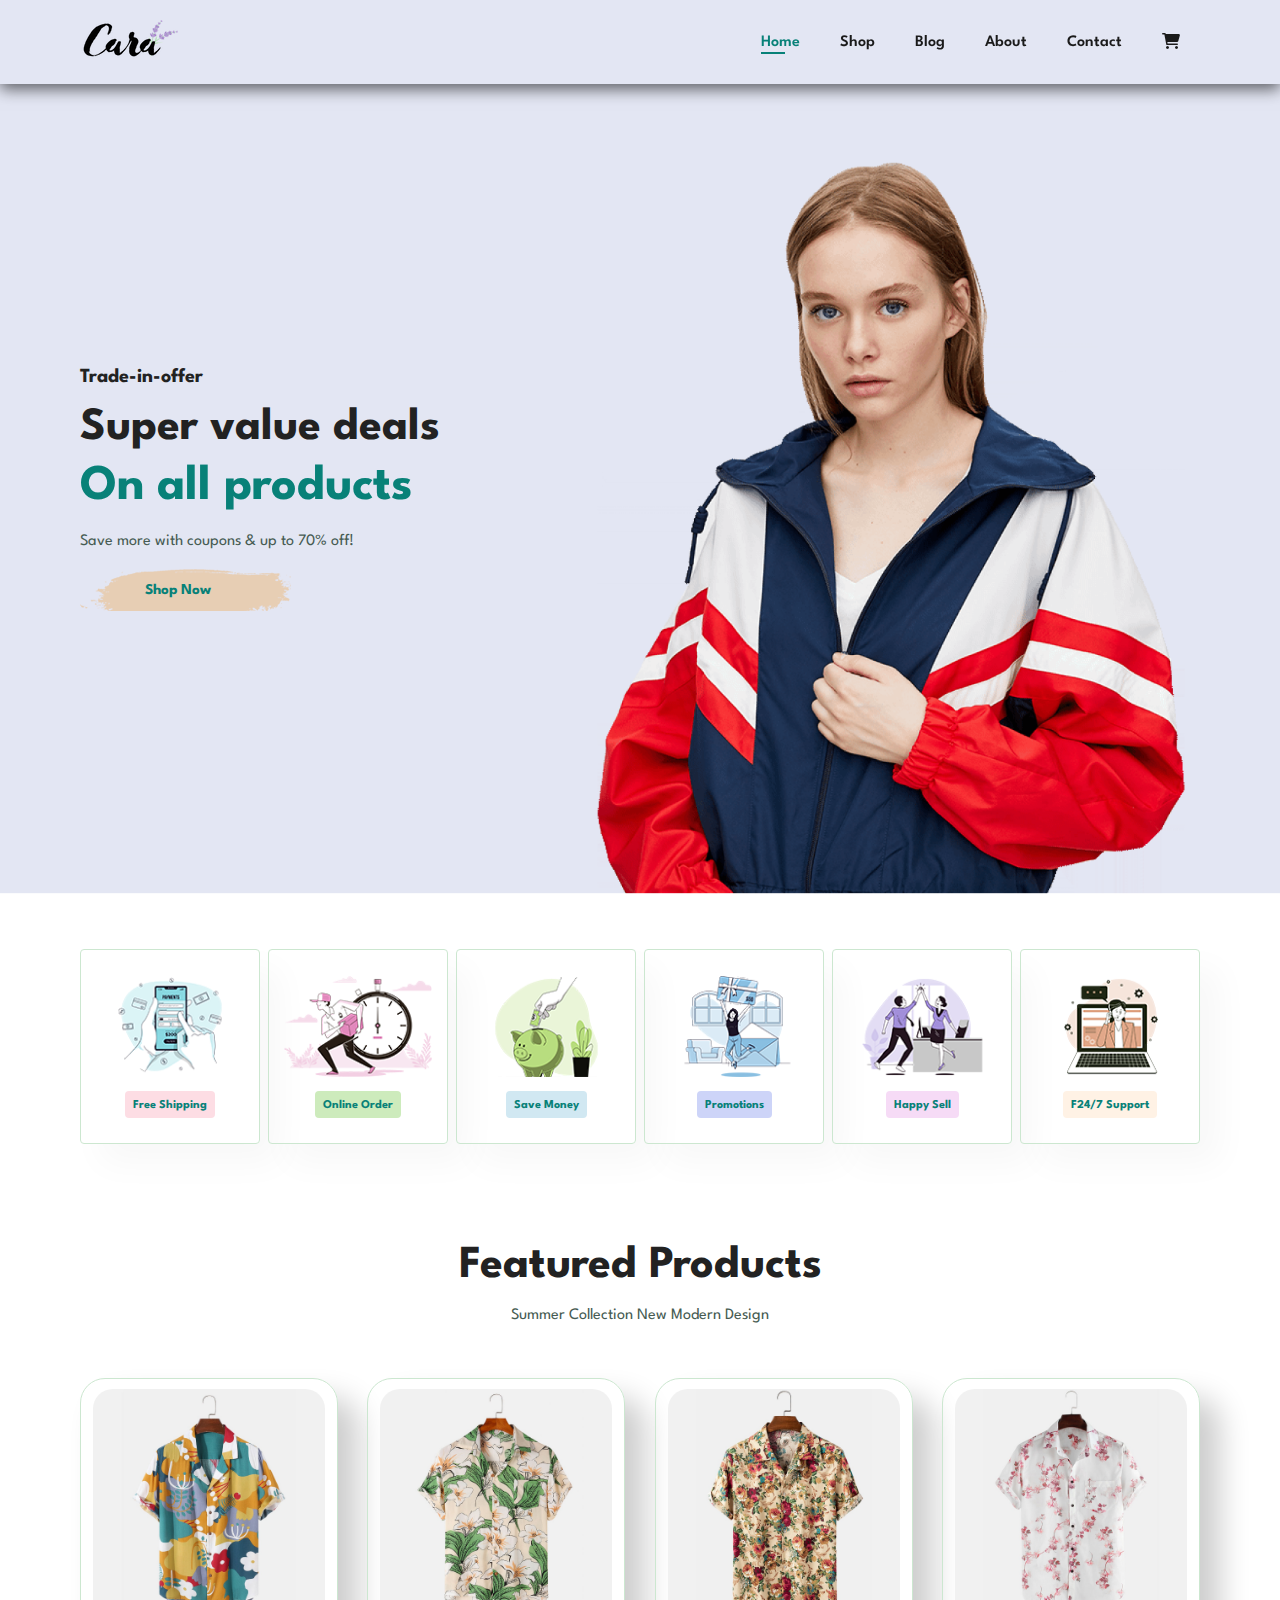
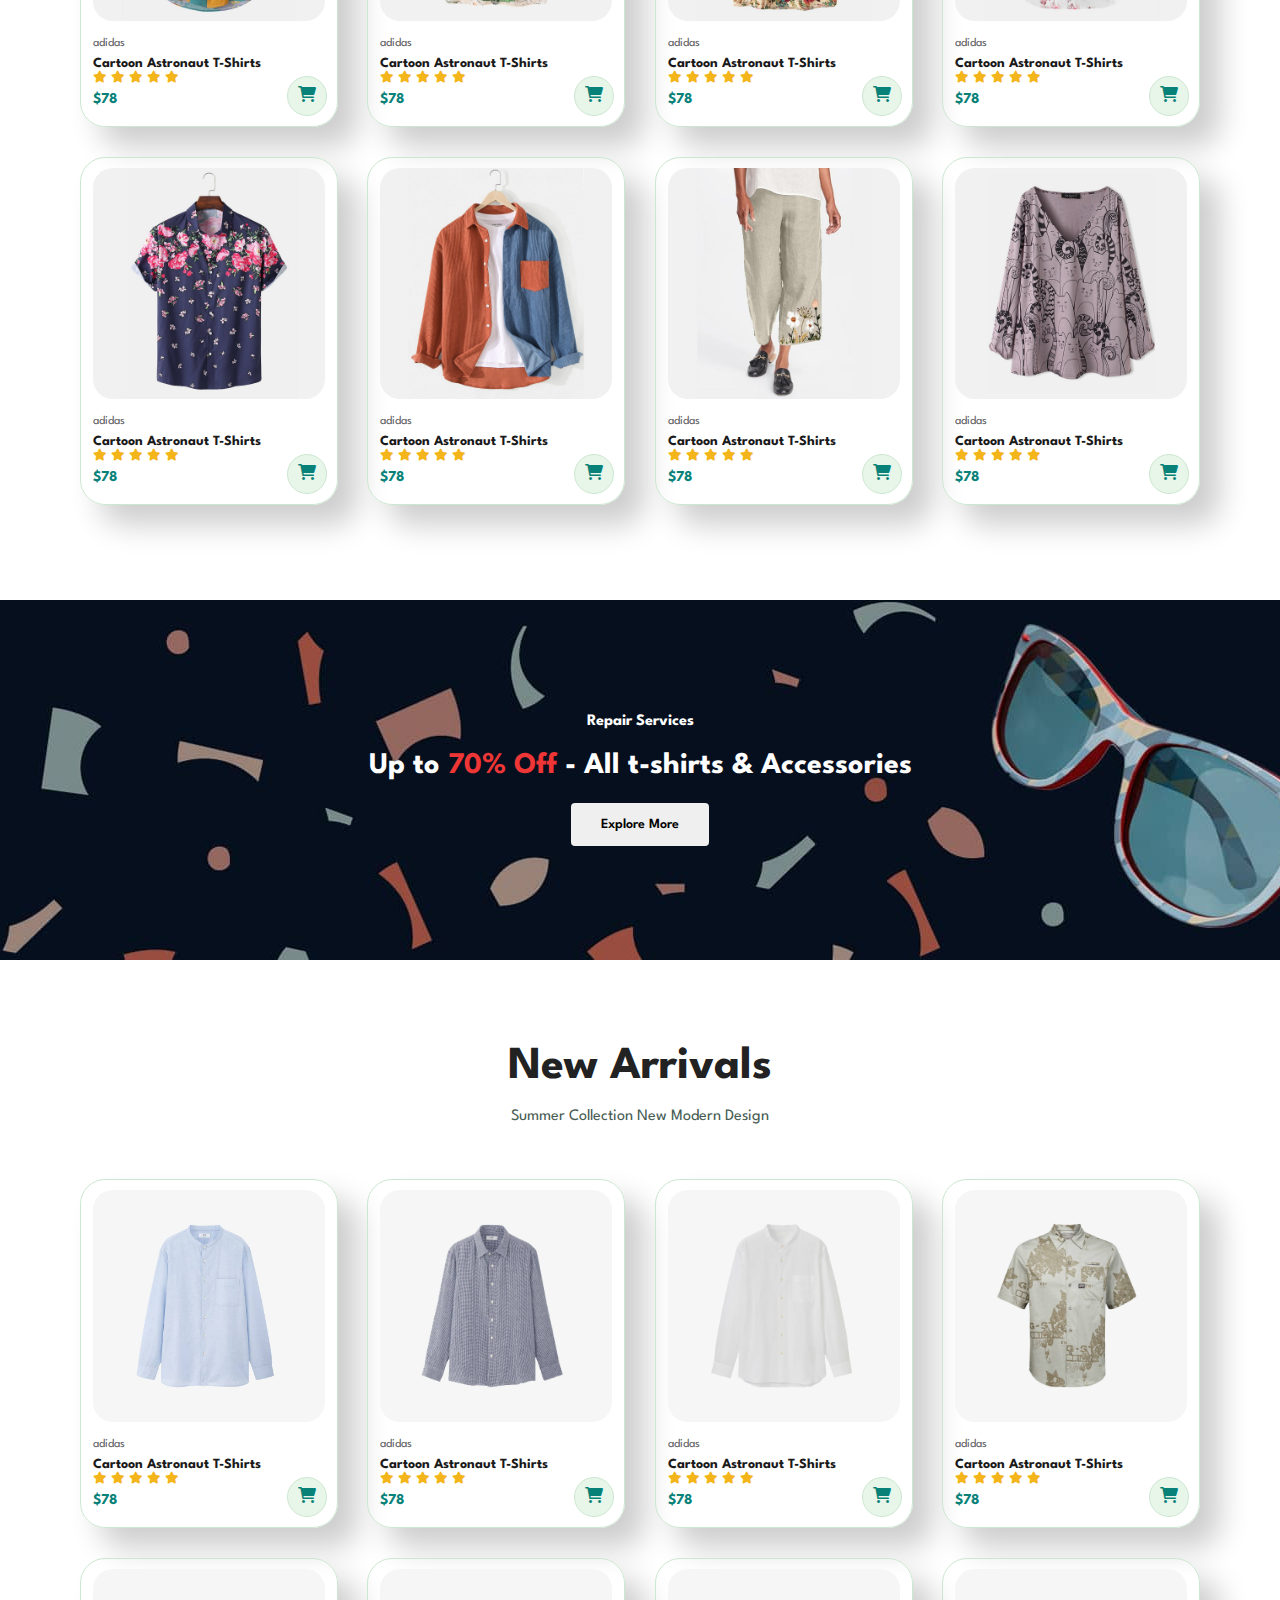
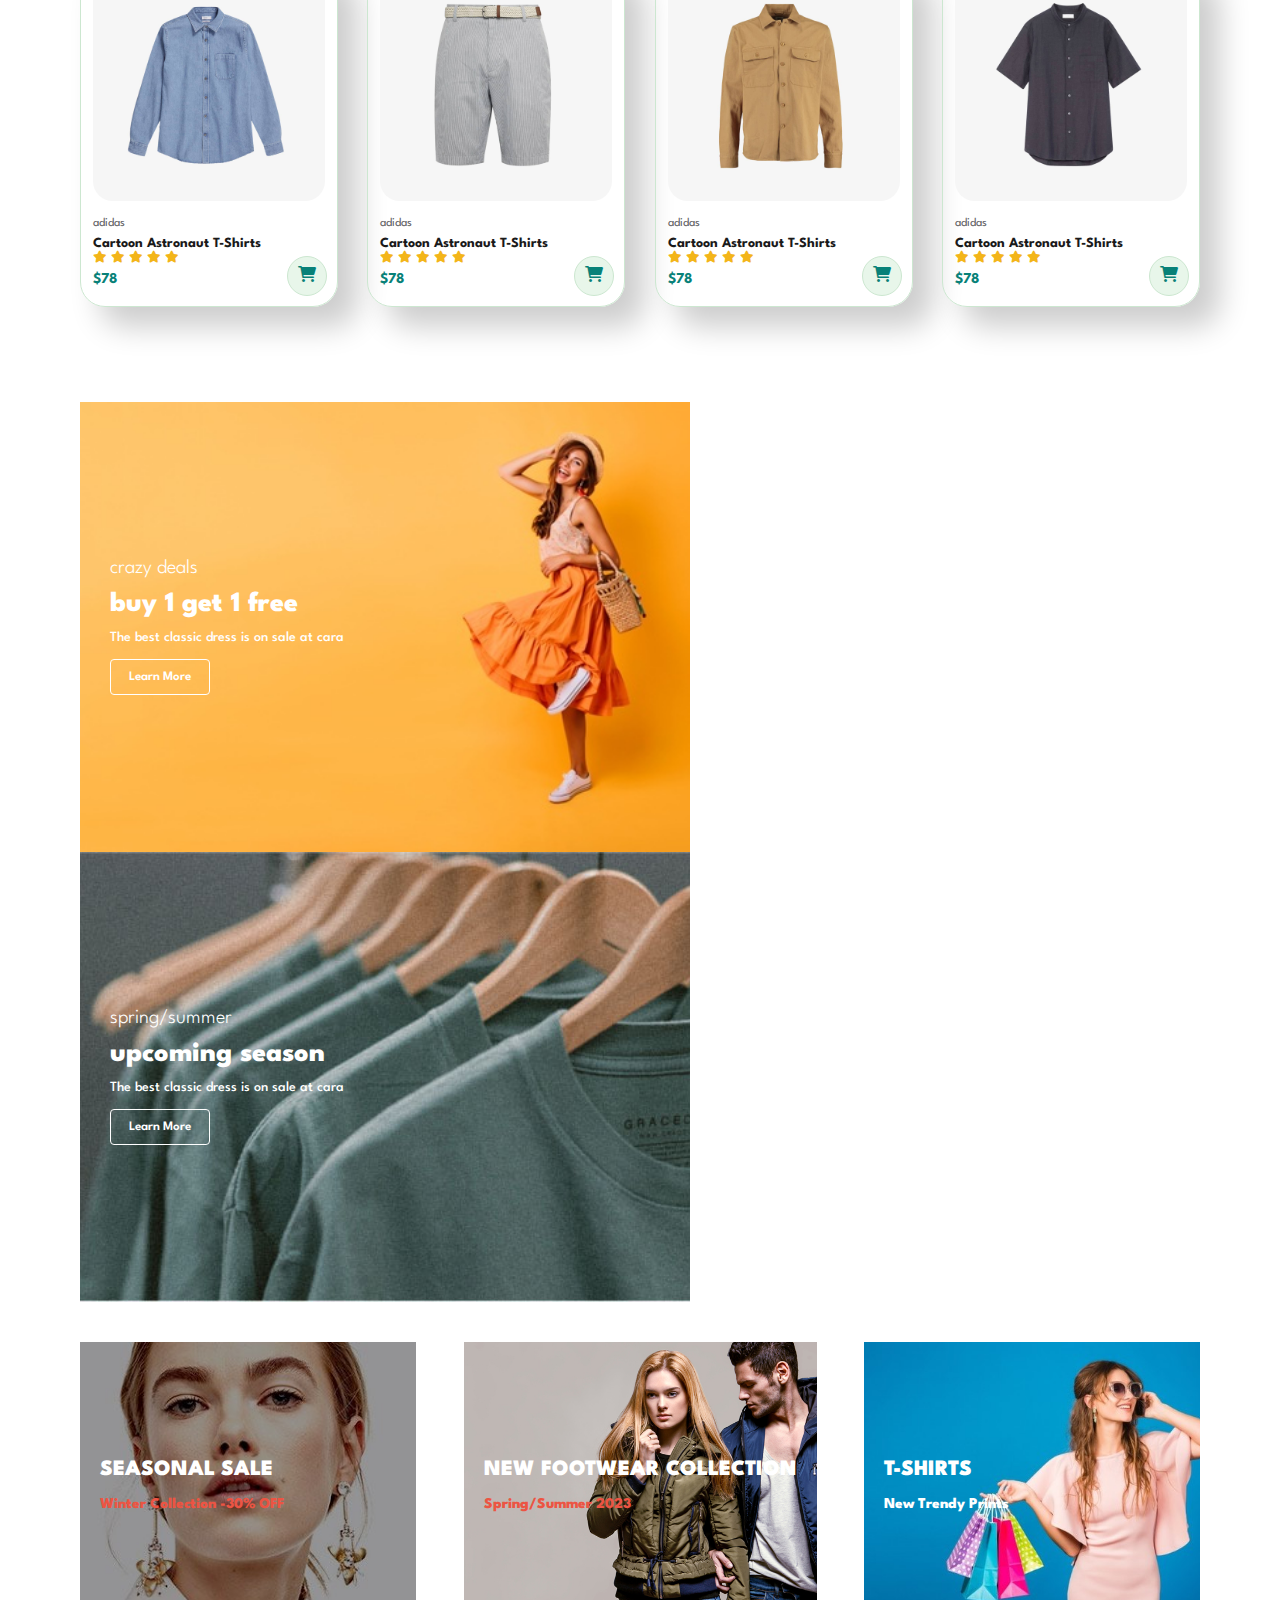
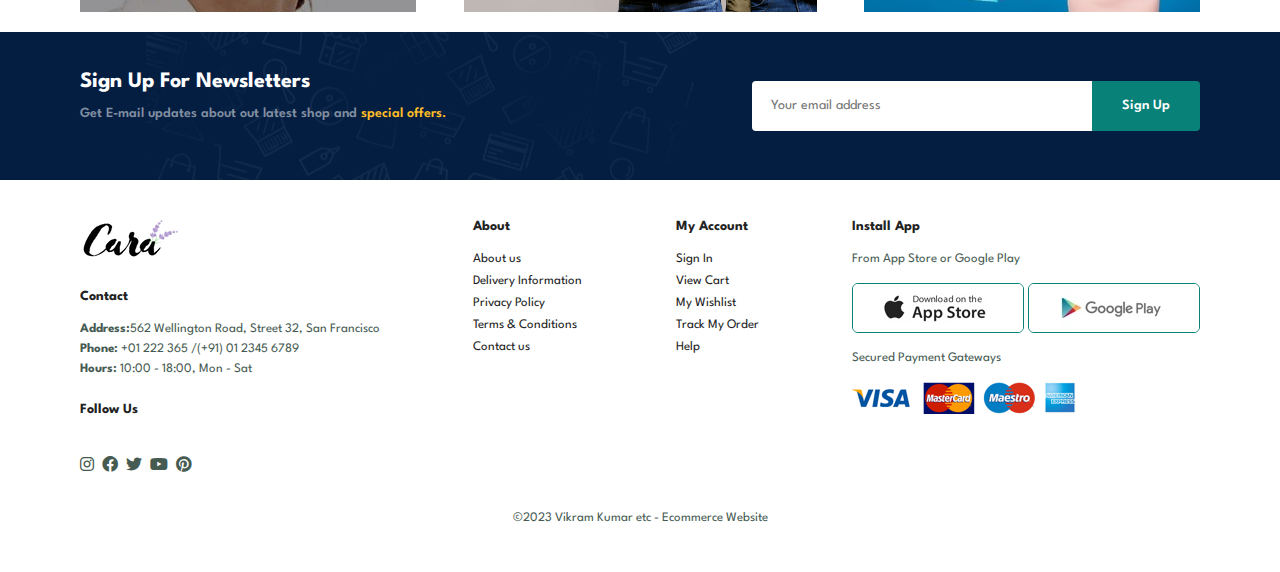
<file: index.html>
<!DOCTYPE html>
<html lang="en">
  <head>
    <meta charset="UTF-8" />
    <meta name="viewport" content="width=device-width, initial-scale=1.0" />
    <title>Document</title>
    <link rel="stylesheet" href="style.css" />
    <link
      rel="stylesheet"
      href="https://cdnjs.cloudflare.com/ajax/libs/font-awesome/6.5.1/css/all.min.css"
    />
    <link
      rel="stylesheet"
      href="https://use.fontawesome.com/releases/v5.0.7/css/all.css"
    />
    <link
      rel="stylesheet"
      href="https://cdnjs.cloudflare.com/ajax/libs/font-awesome/6.0.0/css/all.min.css"
    />
  </head>
  <body>
    <section id="header">
      <a href="#"><img src="img/logo.png" alt="logo" class="logo" /></a>

      <div>
        <ul id="navbar">
          <li><a class="active" href="index.html">Home</a></li>
          <li><a href="shop.html">Shop</a></li>
          <li><a href="blog.html">Blog</a></li>
          <li><a href="about.html">About</a></li>
          <li><a href="contact.html">Contact</a></li>
          <li>
            <a id="lg-bag" href="cart.html"
              ><i class="fa-solid fa-cart-shopping"></i
            ></a>
          </li>
          <a href="#" id="close"><i class="fa-solid fa-xmark"></i></a>
        </ul>
      </div>
      <div id="mobile">
        <a href="cart.html"><i class="fa-solid fa-cart-shopping"></i></a>
        <i id="bar" class="fa-solid fa-bars"></i>
      </div>
    </section>

    <section id="hero">
      <h4>Trade-in-offer</h4>
      <h2>Super value deals</h2>
      <h1>On all products</h1>
      <p>Save more with coupons & up to 70% off!</p>
      <button>Shop Now</button>
    </section>

    <section id="feature" class="section-p1">
      <div class="fe-box">
        <img src="img/features/f1.png" alt="" />
        <h6>Free Shipping</h6>
      </div>
      <div class="fe-box">
        <img src="img/features/f2.png" alt="" />
        <h6>Online Order</h6>
      </div>
      <div class="fe-box">
        <img src="img/features/f3.png" alt="" />
        <h6>Save Money</h6>
      </div>
      <div class="fe-box">
        <img src="img/features/f4.png" alt="" />
        <h6>Promotions</h6>
      </div>
      <div class="fe-box">
        <img src="img/features/f5.png" alt="" />
        <h6>Happy Sell</h6>
      </div>
      <div class="fe-box">
        <img src="img/features/f6.png" alt="" />
        <h6>F24/7 Support</h6>
      </div>
    </section>

    <section id="product1" class="section-p1">
      <h2>Featured Products</h2>
      <p>Summer Collection New Modern Design</p>
      <div class="pro-container">
        <div class="pro" onclick="window.location.href='sproduct.html'">
          <img src="img/products/f1.jpg" alt="" />
          <div class="des">
            <span>adidas</span>
            <h5>Cartoon Astronaut T-Shirts</h5>
            <div class="star">
              <i class="fas fa-star"></i>
              <i class="fas fa-star"></i>
              <i class="fas fa-star"></i>
              <i class="fas fa-star"></i>
              <i class="fas fa-star"></i>
            </div>
            <h4>$78</h4>
          </div>
          <a href="#" class="cart"
            ><i class="fa-solid fa-cart-shopping"></i>
          </a>
        </div>
        <div class="pro" onclick="window.location.href='sproduct.html'">
          <img src="img/products/f2.jpg" alt="" />
          <div class="des">
            <span>adidas</span>
            <h5>Cartoon Astronaut T-Shirts</h5>
            <div class="star">
              <i class="fas fa-star"></i>
              <i class="fas fa-star"></i>
              <i class="fas fa-star"></i>
              <i class="fas fa-star"></i>
              <i class="fas fa-star"></i>
            </div>
            <h4>$78</h4>
          </div>
          <a href="#" class="cart"><i class="fa-solid fa-cart-shopping"></i></a>
        </div>
        <div class="pro" onclick="window.location.href='sproduct.html'">
          <img src="img/products/f3.jpg" alt="" />
          <div class="des">
            <span>adidas</span>
            <h5>Cartoon Astronaut T-Shirts</h5>
            <div class="star">
              <i class="fas fa-star"></i>
              <i class="fas fa-star"></i>
              <i class="fas fa-star"></i>
              <i class="fas fa-star"></i>
              <i class="fas fa-star"></i>
            </div>
            <h4>$78</h4>
          </div>
          <a href="#" class="cart"><i class="fa-solid fa-cart-shopping"></i></a>
        </div>
        <div class="pro" onclick="window.location.href='sproduct.html'">
          <img src="img/products/f4.jpg" alt="" />
          <div class="des">
            <span>adidas</span>
            <h5>Cartoon Astronaut T-Shirts</h5>
            <div class="star">
              <i class="fas fa-star"></i>
              <i class="fas fa-star"></i>
              <i class="fas fa-star"></i>
              <i class="fas fa-star"></i>
              <i class="fas fa-star"></i>
            </div>
            <h4>$78</h4>
          </div>
          <a href="#" class="cart"><i class="fa-solid fa-cart-shopping"></i></a>
        </div>
        <div class="pro" onclick="window.location.href='sproduct.html'">
          <img src="img/products/f5.jpg" alt="" />
          <div class="des">
            <span>adidas</span>
            <h5>Cartoon Astronaut T-Shirts</h5>
            <div class="star">
              <i class="fas fa-star"></i>
              <i class="fas fa-star"></i>
              <i class="fas fa-star"></i>
              <i class="fas fa-star"></i>
              <i class="fas fa-star"></i>
            </div>
            <h4>$78</h4>
          </div>
          <a href="#" class="cart"><i class="fa-solid fa-cart-shopping"></i></a>
        </div>
        <div class="pro" onclick="window.location.href='sproduct.html'">
          <img src="img/products/f6.jpg" alt="" />
          <div class="des">
            <span>adidas</span>
            <h5>Cartoon Astronaut T-Shirts</h5>
            <div class="star">
              <i class="fas fa-star"></i>
              <i class="fas fa-star"></i>
              <i class="fas fa-star"></i>
              <i class="fas fa-star"></i>
              <i class="fas fa-star"></i>
            </div>
            <h4>$78</h4>
          </div>
          <a href="#" class="cart"><i class="fa-solid fa-cart-shopping"></i></a>
        </div>
        <div class="pro" onclick="window.location.href='sproduct.html'">
          <img src="img/products/f7.jpg" alt="" />
          <div class="des">
            <span>adidas</span>
            <h5>Cartoon Astronaut T-Shirts</h5>
            <div class="star">
              <i class="fas fa-star"></i>
              <i class="fas fa-star"></i>
              <i class="fas fa-star"></i>
              <i class="fas fa-star"></i>
              <i class="fas fa-star"></i>
            </div>
            <h4>$78</h4>
          </div>
          <a href="#" class="cart"><i class="fa-solid fa-cart-shopping"></i></a>
        </div>
        <div class="pro" onclick="window.location.href='sproduct.html'">
          <img src="img/products/f8.jpg" alt="" />
          <div class="des">
            <span>adidas</span>
            <h5>Cartoon Astronaut T-Shirts</h5>
            <div class="star">
              <i class="fas fa-star"></i>
              <i class="fas fa-star"></i>
              <i class="fas fa-star"></i>
              <i class="fas fa-star"></i>
              <i class="fas fa-star"></i>
            </div>
            <h4>$78</h4>
          </div>
          <a href="#" class="cart"><i class="fa-solid fa-cart-shopping"></i></a>
        </div>
      </div>
    </section>

    <section id="banner" class="section-m1">
      <h4>Repair Services</h4>
      <h2>Up to <span>70% Off</span> - All t-shirts & Accessories</h2>
      <button class="normal">Explore More</button>
    </section>

    <section id="product1" class="section-p1">
      <h2>New Arrivals</h2>
      <p>Summer Collection New Modern Design</p>
      <div class="pro-container">
        <div class="pro" onclick="window.location.href='sproduct.html'">
          <img src="img/products/n1.jpg" alt="" />
          <div class="des">
            <span>adidas</span>
            <h5>Cartoon Astronaut T-Shirts</h5>
            <div class="star">
              <i class="fas fa-star"></i>
              <i class="fas fa-star"></i>
              <i class="fas fa-star"></i>
              <i class="fas fa-star"></i>
              <i class="fas fa-star"></i>
            </div>
            <h4>$78</h4>
          </div>
          <a href="#" class="cart"><i class="fa-solid fa-cart-shopping"></i></a>
        </div>
        <div class="pro" onclick="window.location.href='sproduct.html'">
          <img src="img/products/n2.jpg" alt="" />
          <div class="des">
            <span>adidas</span>
            <h5>Cartoon Astronaut T-Shirts</h5>
            <div class="star">
              <i class="fas fa-star"></i>
              <i class="fas fa-star"></i>
              <i class="fas fa-star"></i>
              <i class="fas fa-star"></i>
              <i class="fas fa-star"></i>
            </div>
            <h4>$78</h4>
          </div>
          <a href="#" class="cart"><i class="fa-solid fa-cart-shopping"></i></a>
        </div>
        <div class="pro" onclick="window.location.href='sproduct.html'">
          <img src="img/products/n3.jpg" alt="" />
          <div class="des">
            <span>adidas</span>
            <h5>Cartoon Astronaut T-Shirts</h5>
            <div class="star">
              <i class="fas fa-star"></i>
              <i class="fas fa-star"></i>
              <i class="fas fa-star"></i>
              <i class="fas fa-star"></i>
              <i class="fas fa-star"></i>
            </div>
            <h4>$78</h4>
          </div>
          <a href="#" class="cart"><i class="fa-solid fa-cart-shopping"></i></a>
        </div>
        <div class="pro" onclick="window.location.href='sproduct.html'">
          <img src="img/products/n4.jpg" alt="" />
          <div class="des">
            <span>adidas</span>
            <h5>Cartoon Astronaut T-Shirts</h5>
            <div class="star">
              <i class="fas fa-star"></i>
              <i class="fas fa-star"></i>
              <i class="fas fa-star"></i>
              <i class="fas fa-star"></i>
              <i class="fas fa-star"></i>
            </div>
            <h4>$78</h4>
          </div>
          <a href="#" class="cart"><i class="fa-solid fa-cart-shopping"></i></a>
        </div>
        <div class="pro" onclick="window.location.href='sproduct.html'">
          <img src="img/products/n5.jpg" alt="" />
          <div class="des">
            <span>adidas</span>
            <h5>Cartoon Astronaut T-Shirts</h5>
            <div class="star">
              <i class="fas fa-star"></i>
              <i class="fas fa-star"></i>
              <i class="fas fa-star"></i>
              <i class="fas fa-star"></i>
              <i class="fas fa-star"></i>
            </div>
            <h4>$78</h4>
          </div>
          <a href="#" class="cart"><i class="fa-solid fa-cart-shopping"></i></a>
        </div>
        <div class="pro" onclick="window.location.href='sproduct.html'">
          <img src="img/products/n6.jpg" alt="" />
          <div class="des">
            <span>adidas</span>
            <h5>Cartoon Astronaut T-Shirts</h5>
            <div class="star">
              <i class="fas fa-star"></i>
              <i class="fas fa-star"></i>
              <i class="fas fa-star"></i>
              <i class="fas fa-star"></i>
              <i class="fas fa-star"></i>
            </div>
            <h4>$78</h4>
          </div>
          <a href="#" class="cart"><i class="fa-solid fa-cart-shopping"></i></a>
        </div>
        <div class="pro" onclick="window.location.href='sproduct.html'">
          <img src="img/products/n7.jpg" alt="" />
          <div class="des">
            <span>adidas</span>
            <h5>Cartoon Astronaut T-Shirts</h5>
            <div class="star">
              <i class="fas fa-star"></i>
              <i class="fas fa-star"></i>
              <i class="fas fa-star"></i>
              <i class="fas fa-star"></i>
              <i class="fas fa-star"></i>
            </div>
            <h4>$78</h4>
          </div>
          <a href="#" class="cart"><i class="fa-solid fa-cart-shopping"></i></a>
        </div>
        <div class="pro" onclick="window.location.href='sproduct.html'">
          <img src="img/products/n8.jpg" alt="" />
          <div class="des">
            <span>adidas</span>
            <h5>Cartoon Astronaut T-Shirts</h5>
            <div class="star">
              <i class="fas fa-star"></i>
              <i class="fas fa-star"></i>
              <i class="fas fa-star"></i>
              <i class="fas fa-star"></i>
              <i class="fas fa-star"></i>
            </div>
            <h4>$78</h4>
          </div>
          <a href="#" class="cart"><i class="fa-solid fa-cart-shopping"></i></a>
        </div>
      </div>
    </section>

    <section id="sm-banner" class="section-p1">
      <div class="banner-box">
        <h4>crazy deals</h4>
        <h2>buy 1 get 1 free</h2>
        <span>The best classic dress is on sale at cara</span>
        <button class="white">Learn More</button>
      </div>
      <div class="banner-box banner-box2">
        <h4>spring/summer</h4>
        <h2>upcoming season</h2>
        <span>The best classic dress is on sale at cara</span>
        <button class="white">Learn More</button>
      </div>
    </section>

    <section id="banner3">
      <div class="banner-box">
        <h2>SEASONAL SALE</h2>
        <h3>Winter Collection -30% OFF</h3>
      </div>
      <div class="banner-box banner-box2">
        <h2>NEW FOOTWEAR COLLECTION</h2>
        <h3>Spring/Summer 2023</h3>
      </div>
      <div class="banner-box banner-box3">
        <h2>T-SHIRTS</h2>
        <h3>New Trendy Prints</h3>
      </div>
    </section>

    <section id="newsletter" class="section-p1" class="section-m1">
      <div class="newstext">
        <h4>Sign Up For Newsletters</h4>
        <p>
          Get E-mail updates about out latest shop and
          <span>special offers.</span>
        </p>
      </div>
      <div class="form">
        <input type="email" placeholder="Your email address" />
        <button class="normal">Sign Up</button>
      </div>
    </section>

    <footer class="section-p1">
      <div class="col">
        <img class="logo" src="img/logo.png" alt="" />
        <h4>Contact</h4>
        <p>
          <strong>Address:</strong>562 Wellington Road, Street 32, San Francisco
        </p>
        <p><strong>Phone:</strong> +01 222 365 /(+91) 01 2345 6789</p>
        <p><strong>Hours:</strong> 10:00 - 18:00, Mon - Sat</p>
        <div class="follow">
          <h4>Follow Us</h4>
          <div class="icon">
            <i class="fa-brands fa-instagram"></i>
            <i class="fa-brands fa-facebook"></i>
            <i class="fa-brands fa-twitter"></i>
            <i class="fa-brands fa-youtube"></i>
            <i class="fa-brands fa-pinterest"></i>
          </div>
        </div>
      </div>
      <div class="col">
        <h4>About</h4>
        <a href="#">About us</a>
        <a href="#">Delivery Information</a>
        <a href="#">Privacy Policy</a>
        <a href="#">Terms & Conditions</a>
        <a href="#">Contact us</a>
      </div>
      <div class="col">
        <h4>My Account</h4>
        <a href="#">Sign In</a>
        <a href="#">View Cart</a>
        <a href="#">My Wishlist</a>
        <a href="#">Track My Order</a>
        <a href="#">Help</a>
      </div>
      <div class="col install">
        <h4>Install App</h4>
        <p>From App Store or Google Play</p>
        <div class="row">
          <img src="img/pay/app.jpg" alt="" />
          <img src="img/pay/play.jpg" alt="" />
        </div>
        <p>Secured Payment Gateways</p>
        <img src="img/pay/pay.png" alt="" />
      </div>

      <div class="copyright">
        <p>©2023 Vikram Kumar etc - Ecommerce Website</p>
      </div>
    </footer>

    <script src="script.js"></script>
  </body>
</html>
</file>
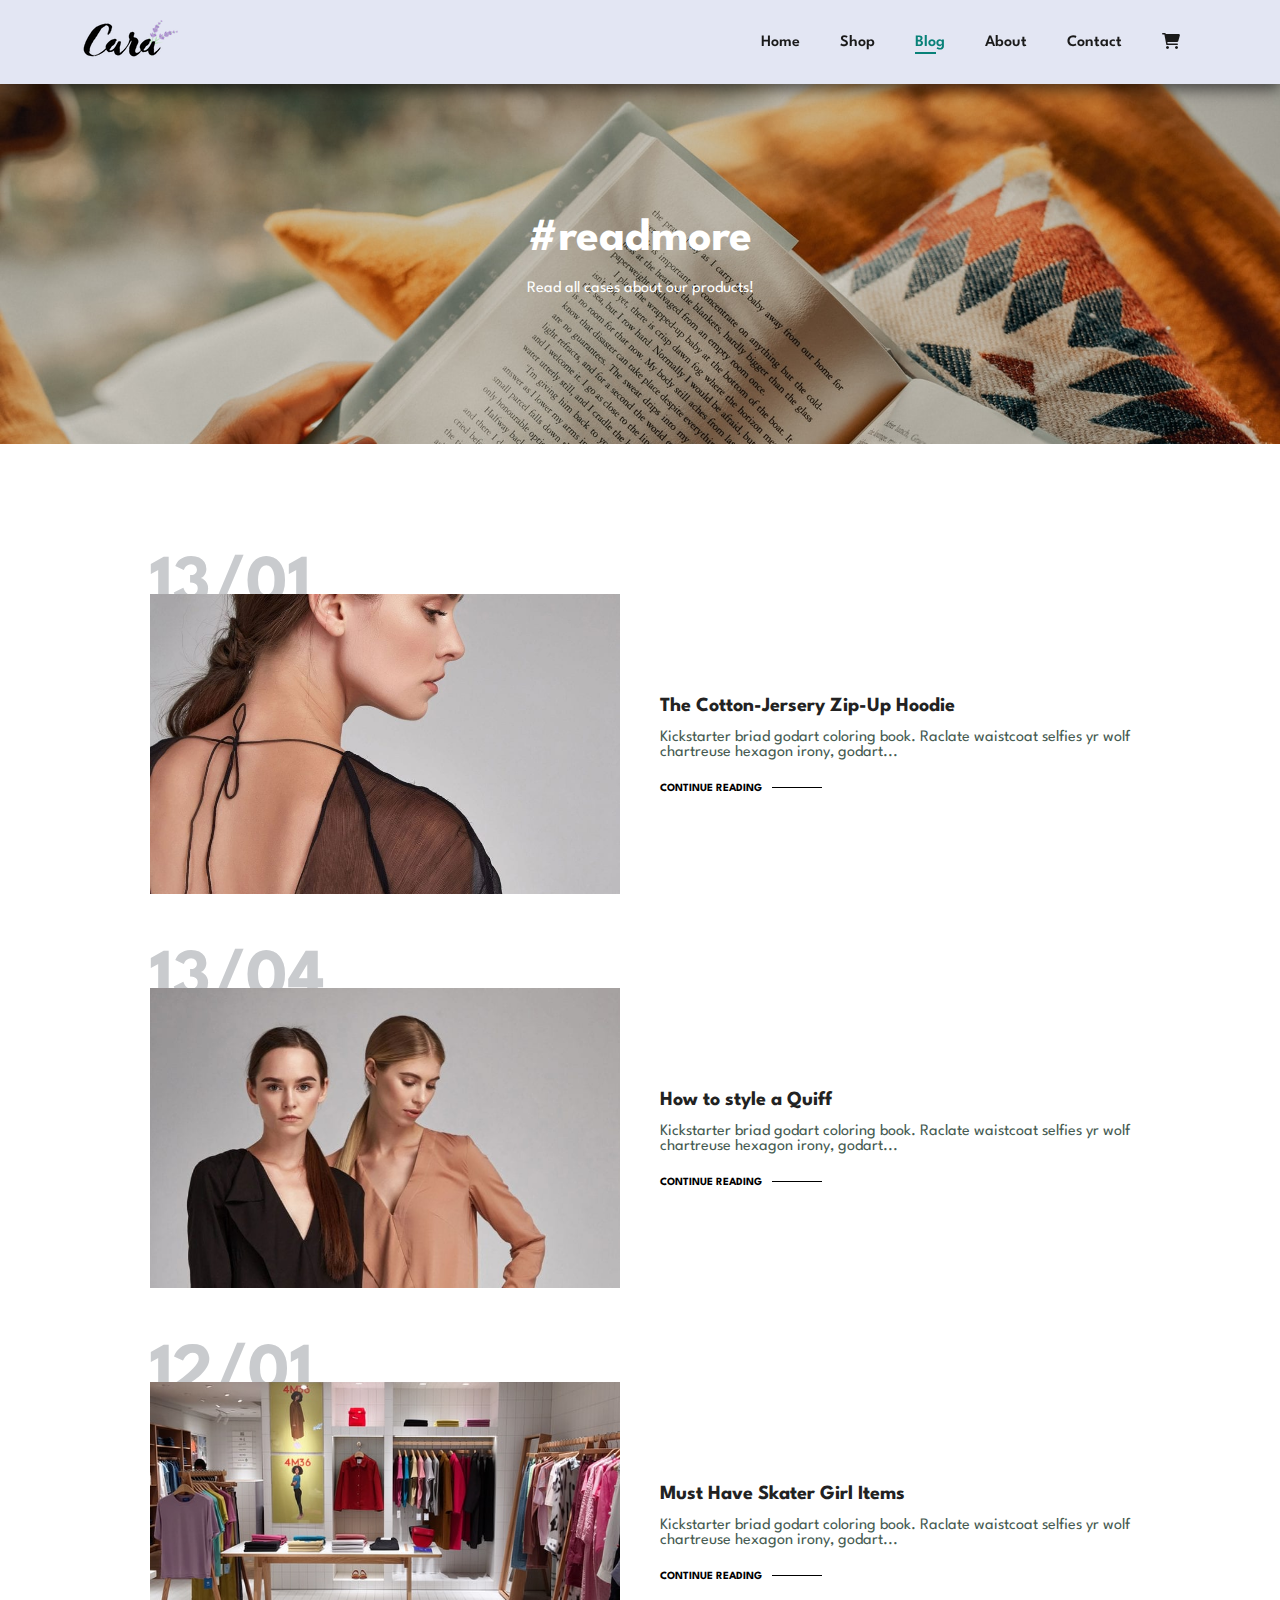
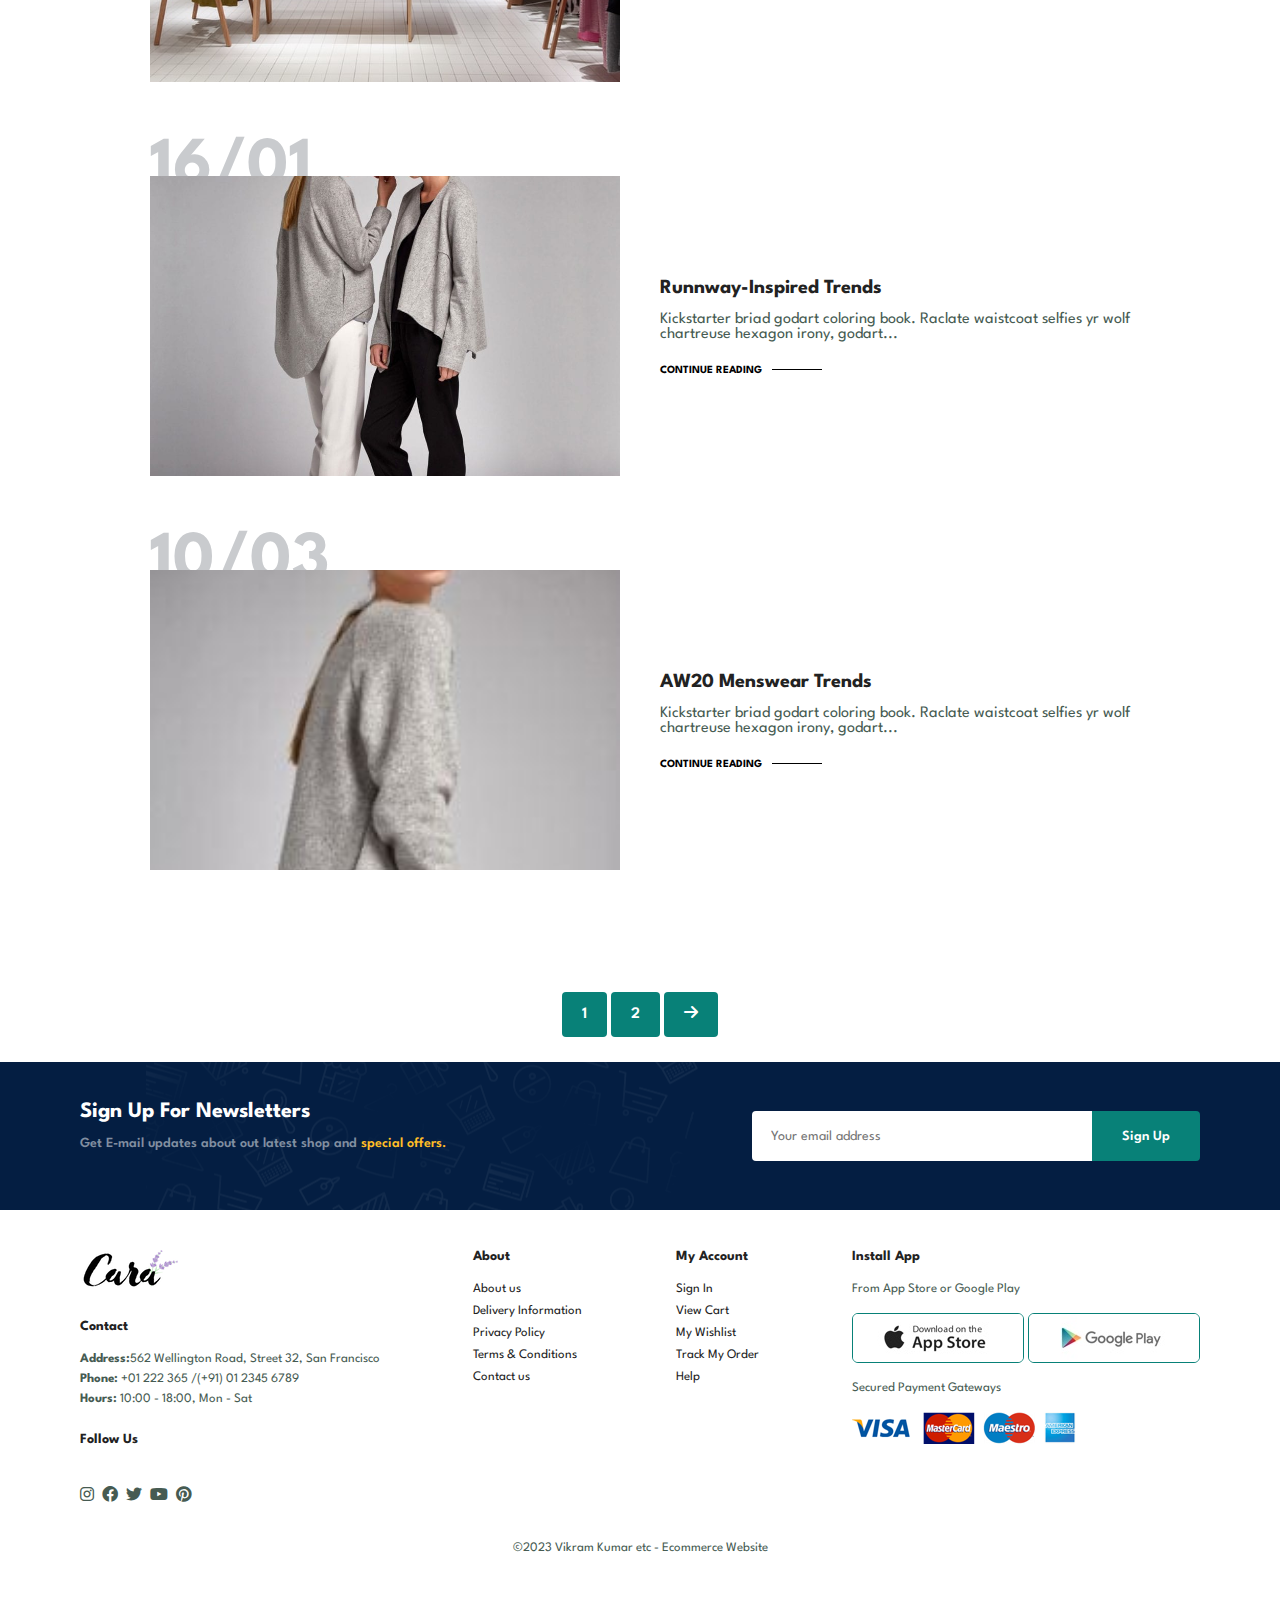
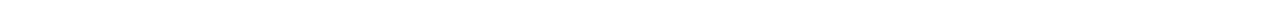
<file: blog.html>
<!DOCTYPE html>
<html lang="en">
  <head>
    <meta charset="UTF-8" />
    <meta name="viewport" content="width=device-width, initial-scale=1.0" />
    <title>Document</title>
    <link rel="stylesheet" href="style.css" />
    <link
      rel="stylesheet"
      href="https://cdnjs.cloudflare.com/ajax/libs/font-awesome/6.5.1/css/all.min.css"
    />
    <link
      rel="stylesheet"
      href="https://use.fontawesome.com/releases/v5.0.7/css/all.css"
    />
    <link
      rel="stylesheet"
      href="https://cdnjs.cloudflare.com/ajax/libs/font-awesome/6.0.0/css/all.min.css"
    />
  </head>
  <body>
    <section id="header">
      <a href="#"><img src="img/logo.png" alt="logo" class="logo" /></a>

      <div>
        <ul id="navbar">
          <li><a href="index.html">Home</a></li>
          <li><a href="shop.html">Shop</a></li>
          <li><a class="active" href="blog.html">Blog</a></li>
          <li><a href="about.html">About</a></li>
          <li><a href="contact.html">Contact</a></li>
          <li>
            <a id="lg-bag" href="cart.html"
              ><i class="fa-solid fa-cart-shopping"></i
            ></a>
          </li>
          <a href="#" id="close"><i class="fa-solid fa-xmark"></i></a>
        </ul>
      </div>
      <div id="mobile">
        <a href="cart.html"><i class="fa-solid fa-cart-shopping"></i></a>
        <i id="bar" class="fa-solid fa-bars"></i>
      </div>
    </section>

    <section id="page-header" class="blog-header">
      <h2>#readmore</h2>

      <p>Read all cases about our products!</p>
    </section>

    <section id="blog">
      <div class="blog-box">
        <div class="blog-img">
          <img src="img/blog/b1.jpg" alt="" />
        </div>
        <div class="blog-details">
          <h4>The Cotton-Jersery Zip-Up Hoodie</h4>
          <p>
            Kickstarter briad godart coloring book. Raclate waistcoat selfies yr
            wolf chartreuse hexagon irony, godart...
          </p>
          <a href="#">CONTINUE READING</a>
        </div>
        <h1>13/01</h1>
      </div>
      <div class="blog-box">
        <div class="blog-img">
          <img src="img/blog/b2.jpg" alt="" />
        </div>
        <div class="blog-details">
          <h4>How to style a Quiff</h4>
          <p>
            Kickstarter briad godart coloring book. Raclate waistcoat selfies yr
            wolf chartreuse hexagon irony, godart...
          </p>
          <a href="#">CONTINUE READING</a>
        </div>
        <h1>13/04</h1>
      </div>
      <div class="blog-box">
        <div class="blog-img">
          <img src="img/blog/b3.jpg" alt="" />
        </div>
        <div class="blog-details">
          <h4>Must Have Skater Girl Items</h4>
          <p>
            Kickstarter briad godart coloring book. Raclate waistcoat selfies yr
            wolf chartreuse hexagon irony, godart...
          </p>
          <a href="#">CONTINUE READING</a>
        </div>
        <h1>12/01</h1>
      </div>
      <div class="blog-box">
        <div class="blog-img">
          <img src="img/blog/b4.jpg" alt="" />
        </div>
        <div class="blog-details">
          <h4>Runnway-Inspired Trends</h4>
          <p>
            Kickstarter briad godart coloring book. Raclate waistcoat selfies yr
            wolf chartreuse hexagon irony, godart...
          </p>
          <a href="#">CONTINUE READING</a>
        </div>
        <h1>16/01</h1>
      </div>
      <div class="blog-box">
        <div class="blog-img">
          <img src="img/blog/b5.jpg" alt="" />
        </div>
        <div class="blog-details">
          <h4>AW20 Menswear Trends</h4>
          <p>
            Kickstarter briad godart coloring book. Raclate waistcoat selfies yr
            wolf chartreuse hexagon irony, godart...
          </p>
          <a href="#">CONTINUE READING</a>
        </div>
        <h1>10/03</h1>
      </div>
    </section>

    <section id="pagination" class="section-p1">
      <a href="#">1</a>
      <a href="#">2</a>
      <a href="#"><i class="fa-solid fa-arrow-right"></i></a>
    </section>

    <section id="newsletter" class="section-p1" class="section-m1">
      <div class="newstext">
        <h4>Sign Up For Newsletters</h4>
        <p>
          Get E-mail updates about out latest shop and
          <span>special offers.</span>
        </p>
      </div>
      <div class="form">
        <input type="email" placeholder="Your email address" />
        <button class="normal">Sign Up</button>
      </div>
    </section>

    <footer class="section-p1">
      <div class="col">
        <img class="logo" src="img/logo.png" alt="" />
        <h4>Contact</h4>
        <p>
          <strong>Address:</strong>562 Wellington Road, Street 32, San Francisco
        </p>
        <p><strong>Phone:</strong> +01 222 365 /(+91) 01 2345 6789</p>
        <p><strong>Hours:</strong> 10:00 - 18:00, Mon - Sat</p>
        <div class="follow">
          <h4>Follow Us</h4>
          <div class="icon">
            <i class="fa-brands fa-instagram"></i>
            <i class="fa-brands fa-facebook"></i>
            <i class="fa-brands fa-twitter"></i>
            <i class="fa-brands fa-youtube"></i>
            <i class="fa-brands fa-pinterest"></i>
          </div>
        </div>
      </div>
      <div class="col">
        <h4>About</h4>
        <a href="#">About us</a>
        <a href="#">Delivery Information</a>
        <a href="#">Privacy Policy</a>
        <a href="#">Terms & Conditions</a>
        <a href="#">Contact us</a>
      </div>
      <div class="col">
        <h4>My Account</h4>
        <a href="#">Sign In</a>
        <a href="#">View Cart</a>
        <a href="#">My Wishlist</a>
        <a href="#">Track My Order</a>
        <a href="#">Help</a>
      </div>
      <div class="col install">
        <h4>Install App</h4>
        <p>From App Store or Google Play</p>
        <div class="row">
          <img src="img/pay/app.jpg" alt="" />
          <img src="img/pay/play.jpg" alt="" />
        </div>
        <p>Secured Payment Gateways</p>
        <img src="img/pay/pay.png" alt="" />
      </div>

      <div class="copyright">
        <p>©2023 Vikram Kumar etc - Ecommerce Website</p>
      </div>
    </footer>

    <script src="script.js"></script>
  </body>
</html>
</file>
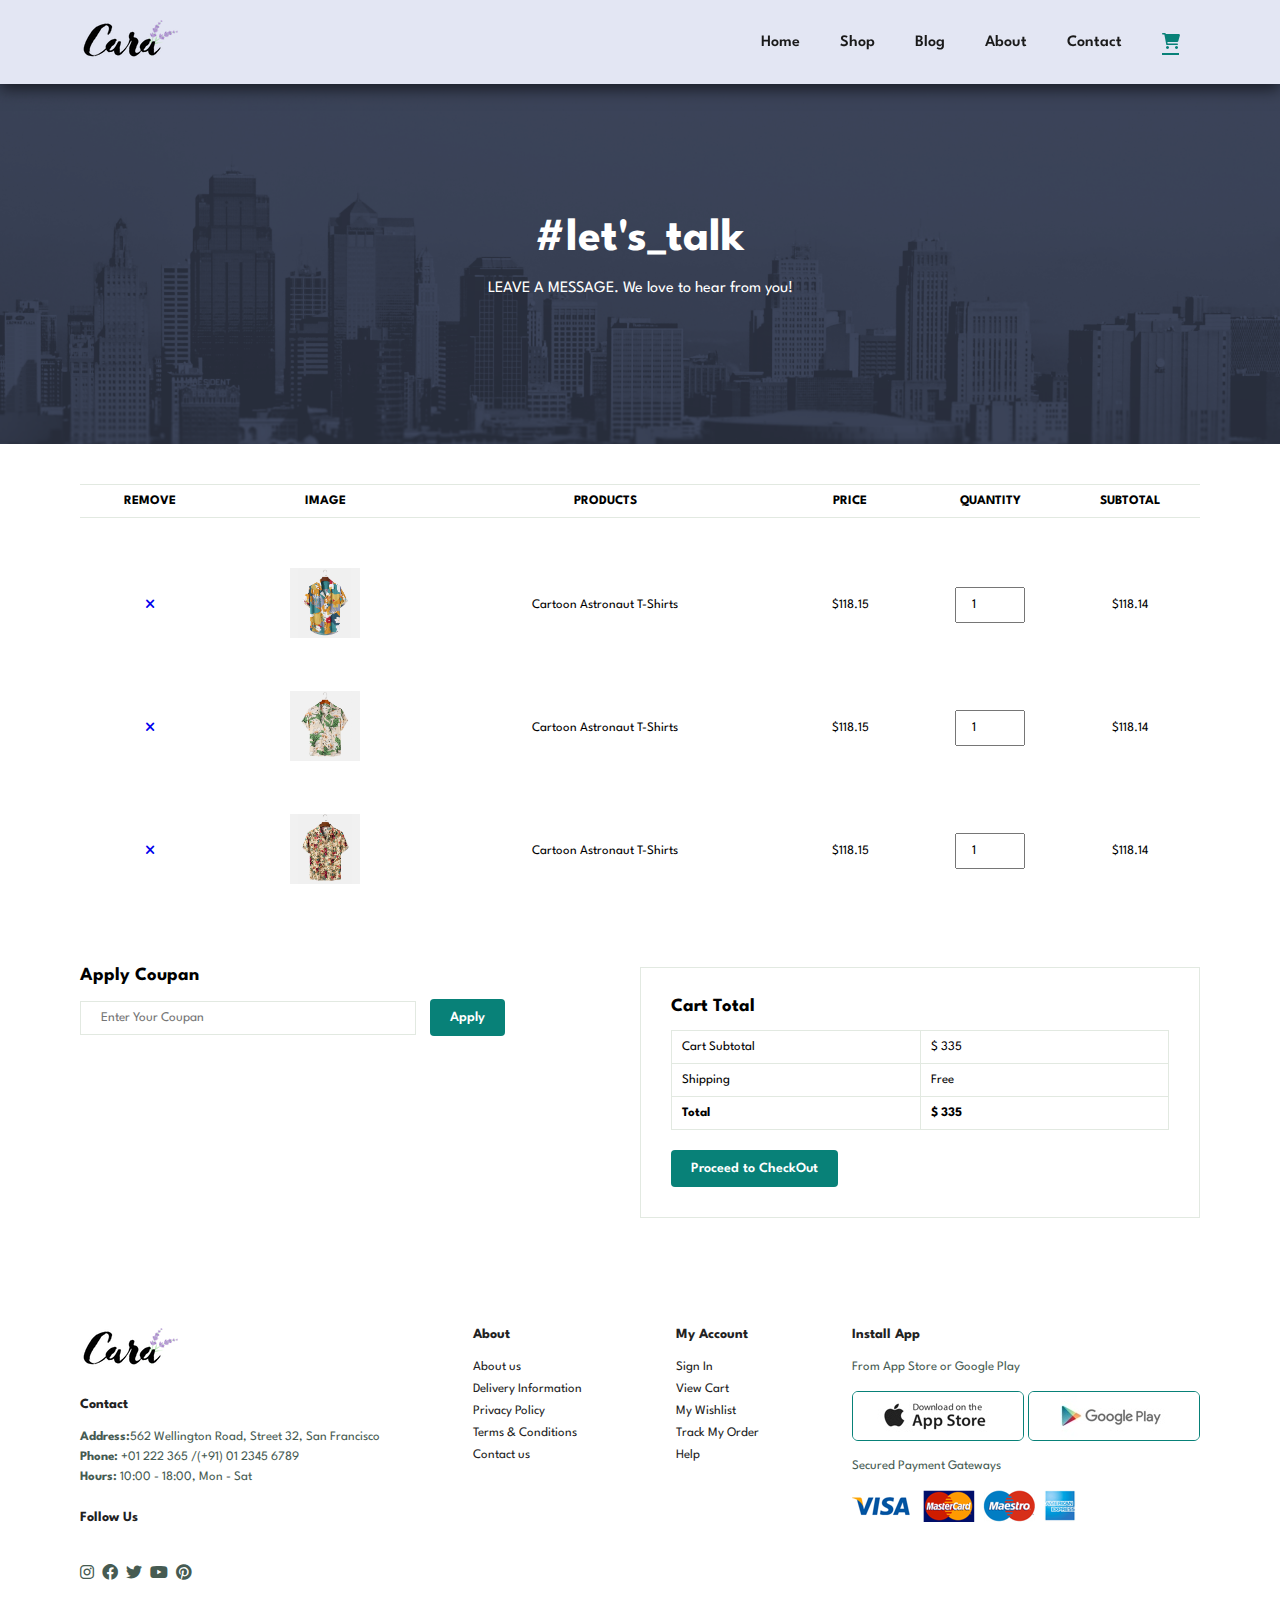
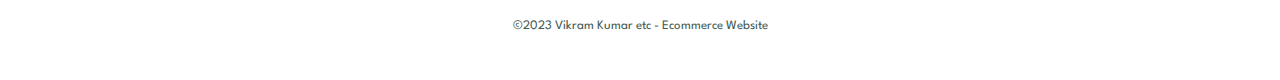
<file: cart.html>
<!DOCTYPE html>
<html lang="en">
  <head>
    <meta charset="UTF-8" />
    <meta name="viewport" content="width=device-width, initial-scale=1.0" />
    <title>Document</title>
    <link rel="stylesheet" href="style.css" />
    <link
      rel="stylesheet"
      href="https://cdnjs.cloudflare.com/ajax/libs/font-awesome/6.5.1/css/all.min.css"
    />
    <link
      rel="stylesheet"
      href="https://use.fontawesome.com/releases/v5.0.7/css/all.css"
    />
    <link
      rel="stylesheet"
      href="https://cdnjs.cloudflare.com/ajax/libs/font-awesome/6.0.0/css/all.min.css"
    />
  </head>

  <body>
    <section id="header">
      <a href="#"><img src="img/logo.png" alt="logo" class="logo" /></a>

      <div>
        <ul id="navbar">
          <li><a href="index.html">Home</a></li>
          <li><a href="shop.html">Shop</a></li>
          <li><a href="blog.html">Blog</a></li>
          <li><a href="about.html">About</a></li>
          <li><a href="contact.html">Contact</a></li>
          <li>
            <a id="lg-bag" class="active" href="cart.html"
              ><i class="fa-solid fa-cart-shopping"></i
            ></a>
          </li>
          <a href="#" id="close"><i class="fa-solid fa-xmark"></i></a>
        </ul>
      </div>
      <div id="mobile">
        <a href="cart.html"><i class="fa-solid fa-cart-shopping"></i></a>
        <i id="bar" class="fa-solid fa-bars"></i>
      </div>
    </section>

    <section id="page-header" class="about-header">
      <h2>#let's_talk</h2>

      <p>LEAVE A MESSAGE. We love to hear from you!</p>
    </section>

    <section id="cart" class="section-p1">
      <table width="100%">
        <thead>
          <tr>
            <td>REMOVE</td>
            <td>IMAGE</td>
            <td>PRODUCTS</td>
            <td>PRICE</td>
            <td>QUANTITY</td>
            <td>SUBTOTAL</td>
          </tr>
        </thead>
        <tbody>
          <tr>
            <td>
              <a href="#"><i class="fa-solid fa-xmark"></i></a>
            </td>
            <td><img src="img/products/f1.jpg" alt="" /></td>
            <td>Cartoon Astronaut T-Shirts</td>
            <td>$118.15</td>
            <td><input type="number" value="1" /></td>
            <td>$118.14</td>
          </tr>
          <tr>
            <td>
              <a href="#"><i class="fa-solid fa-xmark"></i></a>
            </td>
            <td><img src="img/products/f2.jpg" alt="" /></td>
            <td>Cartoon Astronaut T-Shirts</td>
            <td>$118.15</td>
            <td><input type="number" value="1" /></td>
            <td>$118.14</td>
          </tr>
          <tr>
            <td>
              <a href="#"><i class="fa-solid fa-xmark"></i></a>
            </td>
            <td><img src="img/products/f3.jpg" alt="" /></td>
            <td>Cartoon Astronaut T-Shirts</td>
            <td>$118.15</td>
            <td><input type="number" value="1" /></td>
            <td>$118.14</td>
          </tr>
        </tbody>
      </table>
    </section>

    <section id="cart-add" class="section-p1">
      <div class="coupan">
        <h3>Apply Coupan</h3>
        <div>
          <input type="text" placeholder="Enter Your Coupan" />
          <button class="normal">Apply</button>
        </div>
      </div>
      <div id="subtotal">
        <h3>Cart Total</h3>
        <table>
          <tr>
            <td>Cart Subtotal</td>
            <td>$ 335</td>
          </tr>
          <tr>
            <td>Shipping</td>
            <td>Free</td>
          </tr>
          <tr>
            <td><strong>Total</strong></td>
            <td><strong>$ 335</strong></td>
          </tr>
        </table>
        <button class="normal">Proceed to CheckOut</button>
      </div>
    </section>

    <footer class="section-p1">
      <div class="col">
        <img class="logo" src="img/logo.png" alt="" />
        <h4>Contact</h4>
        <p>
          <strong>Address:</strong>562 Wellington Road, Street 32, San Francisco
        </p>
        <p><strong>Phone:</strong> +01 222 365 /(+91) 01 2345 6789</p>
        <p><strong>Hours:</strong> 10:00 - 18:00, Mon - Sat</p>
        <div class="follow">
          <h4>Follow Us</h4>
          <div class="icon">
            <i class="fa-brands fa-instagram"></i>
            <i class="fa-brands fa-facebook"></i>
            <i class="fa-brands fa-twitter"></i>
            <i class="fa-brands fa-youtube"></i>
            <i class="fa-brands fa-pinterest"></i>
          </div>
        </div>
      </div>
      <div class="col">
        <h4>About</h4>
        <a href="#">About us</a>
        <a href="#">Delivery Information</a>
        <a href="#">Privacy Policy</a>
        <a href="#">Terms & Conditions</a>
        <a href="#">Contact us</a>
      </div>
      <div class="col">
        <h4>My Account</h4>
        <a href="#">Sign In</a>
        <a href="#">View Cart</a>
        <a href="#">My Wishlist</a>
        <a href="#">Track My Order</a>
        <a href="#">Help</a>
      </div>
      <div class="col install">
        <h4>Install App</h4>
        <p>From App Store or Google Play</p>
        <div class="row">
          <img src="img/pay/app.jpg" alt="" />
          <img src="img/pay/play.jpg" alt="" />
        </div>
        <p>Secured Payment Gateways</p>
        <img src="img/pay/pay.png" alt="" />
      </div>

      <div class="copyright">
        <p>©2023 Vikram Kumar etc - Ecommerce Website</p>
      </div>
    </footer>

    <script src="script.js"></script>
  </body>
</html>
</file>
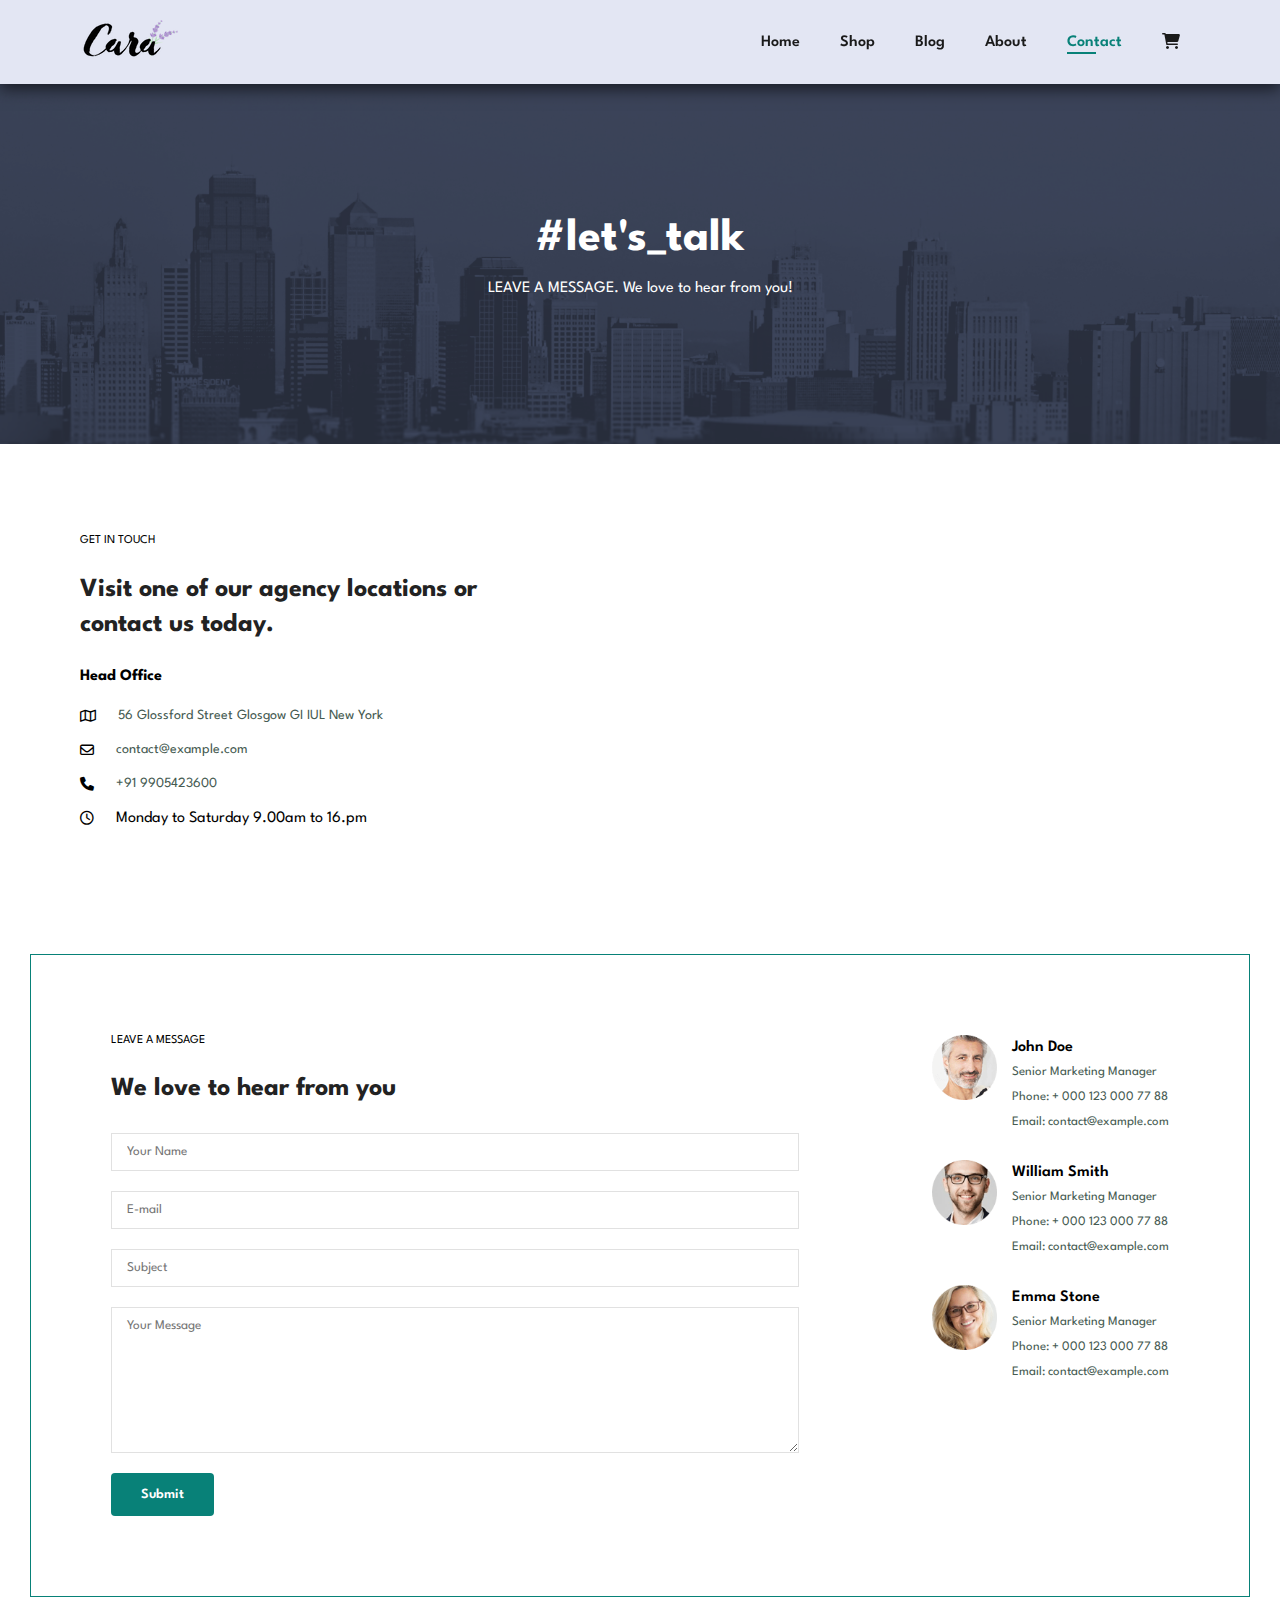
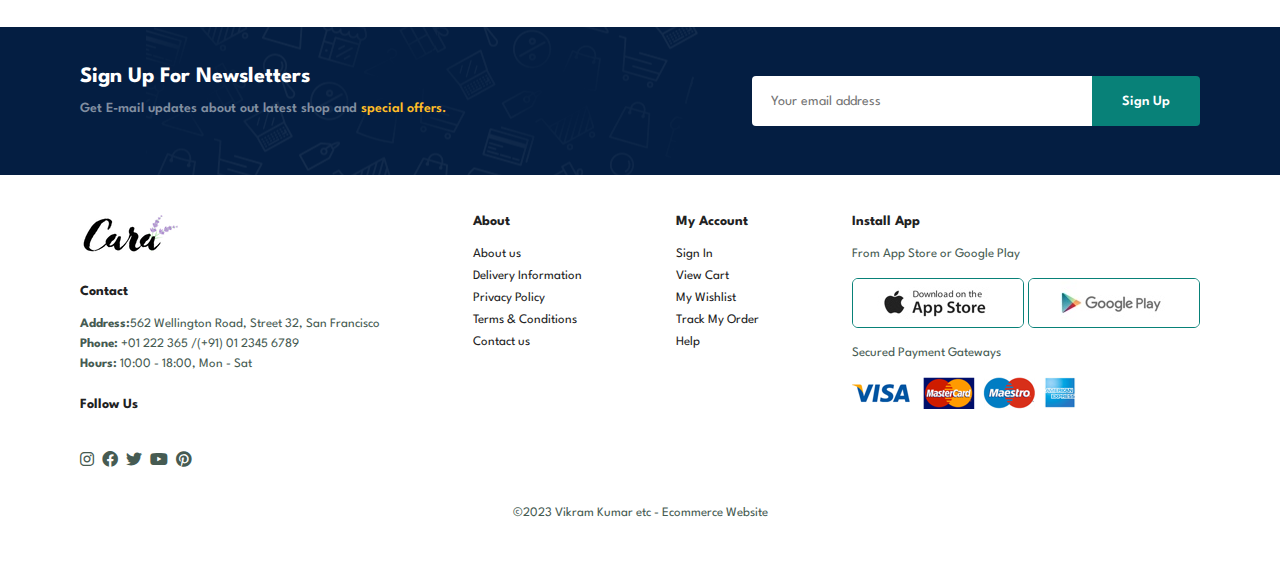
<file: contact.html>
<!DOCTYPE html>
<html lang="en">
  <head>
    <meta charset="UTF-8" />
    <meta name="viewport" content="width=device-width, initial-scale=1.0" />
    <title>Document</title>
    <link rel="stylesheet" href="style.css" />
    <link
      rel="stylesheet"
      href="https://cdnjs.cloudflare.com/ajax/libs/font-awesome/6.5.1/css/all.min.css"
    />
    <link
      rel="stylesheet"
      href="https://use.fontawesome.com/releases/v5.0.7/css/all.css"
    />
    <link
      rel="stylesheet"
      href="https://cdnjs.cloudflare.com/ajax/libs/font-awesome/6.0.0/css/all.min.css"
    />
  </head>

  <body>
    <section id="header">
      <a href="#"><img src="img/logo.png" alt="logo" class="logo" /></a>

      <div>
        <ul id="navbar">
          <li><a href="index.html">Home</a></li>
          <li><a href="shop.html">Shop</a></li>
          <li><a href="blog.html">Blog</a></li>
          <li><a href="about.html">About</a></li>
          <li><a class="active" href="contact.html">Contact</a></li>
          <li>
            <a id="lg-bag" href="cart.html"
              ><i class="fa-solid fa-cart-shopping"></i
            ></a>
          </li>
          <a href="#" id="close"><i class="fa-solid fa-xmark"></i></a>
        </ul>
      </div>
      <div id="mobile">
        <a href="cart.html"><i class="fa-solid fa-cart-shopping"></i></a>
        <i id="bar" class="fa-solid fa-bars"></i>
      </div>
    </section>

    <section id="page-header" class="about-header">
      <h2>#let's_talk</h2>

      <p>LEAVE A MESSAGE. We love to hear from you!</p>
    </section>

    <section id="contact-details" class="section-p1">
      <div class="details">
        <span>GET IN TOUCH </span>
        <h2>Visit one of our agency locations or contact us today.</h2>
        <h3>Head Office</h3>
        <div>
          <li>
            <i class="fa-regular fa-map"></i>
            <p>56 Glossford Street Glosgow GI IUL New York</p>
          </li>
          <li>
            <i class="fa-regular fa-envelope"></i>
            <p>contact@example.com</p>
          </li>
          <li>
            <i class="fa-solid fa-phone"></i>
            <p>+91 9905423600</p>
          </li>
          <li>
            <i class="fa-regular fa-clock"></i> Monday to Saturday 9.00am to
            16.pm
          </li>
        </div>
      </div>
      <div class="map">
        <iframe
          src="https://www.google.com/maps/embed?pb=!1m18!1m12!1m3!1d3505.043653062637!2d77.16332057495327!3d28.538407588349788!2m3!1f0!2f0!3f0!3m2!1i1024!2i768!4f13.1!3m3!1m2!1s0x390d1ddb55725eaf%3A0xdf1d45bdd082aedf!2sJNU%20Convention%20Center!5e0!3m2!1sen!2sin!4v1705836845067!5m2!1sen!2sin"
          width="600"
          height="450"
          style="border: 0"
          allowfullscreen=""
          loading="lazy"
          referrerpolicy="no-referrer-when-downgrade"
        ></iframe>
      </div>
    </section>

    <section id="form-detalis">
      <form action="">
        <span>LEAVE A MESSAGE</span>
        <h2>We love to hear from you</h2>
        <input type="text" placeholder="Your Name" />
        <input type="email" placeholder="E-mail" />
        <input type="text" placeholder="Subject" />
        <textarea
          name=""
          id=""
          cols="30"
          rows="10"
          placeholder="Your Message"
        ></textarea>
        <button class="normal">Submit</button>
      </form>

      <div class="people">
        <div>
          <img src="img/people/1.png" alt="" />
          <p>
            <span>John Doe</span>Senior Marketing Manager <br />
            Phone: + 000 123 000 77 88 <br />Email: contact@example.com
          </p>
        </div>
        <div>
          <img src="img/people/2.png" alt="" />
          <p>
            <span>William Smith</span>Senior Marketing Manager <br />
            Phone: + 000 123 000 77 88 <br />Email: contact@example.com
          </p>
        </div>
        <div>
          <img src="img/people/3.png" alt="" />
          <p>
            <span>Emma Stone</span>Senior Marketing Manager <br />
            Phone: + 000 123 000 77 88 <br />Email: contact@example.com
          </p>
        </div>
      </div>
    </section>

    <section id="newsletter" class="section-p1" class="section-m1">
      <div class="newstext">
        <h4>Sign Up For Newsletters</h4>
        <p>
          Get E-mail updates about out latest shop and
          <span>special offers.</span>
        </p>
      </div>
      <div class="form">
        <input type="email" placeholder="Your email address" />
        <button class="normal">Sign Up</button>
      </div>
    </section>

    <footer class="section-p1">
      <div class="col">
        <img class="logo" src="img/logo.png" alt="" />
        <h4>Contact</h4>
        <p>
          <strong>Address:</strong>562 Wellington Road, Street 32, San Francisco
        </p>
        <p><strong>Phone:</strong> +01 222 365 /(+91) 01 2345 6789</p>
        <p><strong>Hours:</strong> 10:00 - 18:00, Mon - Sat</p>
        <div class="follow">
          <h4>Follow Us</h4>
          <div class="icon">
            <i class="fa-brands fa-instagram"></i>
            <i class="fa-brands fa-facebook"></i>
            <i class="fa-brands fa-twitter"></i>
            <i class="fa-brands fa-youtube"></i>
            <i class="fa-brands fa-pinterest"></i>
          </div>
        </div>
      </div>
      <div class="col">
        <h4>About</h4>
        <a href="#">About us</a>
        <a href="#">Delivery Information</a>
        <a href="#">Privacy Policy</a>
        <a href="#">Terms & Conditions</a>
        <a href="#">Contact us</a>
      </div>
      <div class="col">
        <h4>My Account</h4>
        <a href="#">Sign In</a>
        <a href="#">View Cart</a>
        <a href="#">My Wishlist</a>
        <a href="#">Track My Order</a>
        <a href="#">Help</a>
      </div>
      <div class="col install">
        <h4>Install App</h4>
        <p>From App Store or Google Play</p>
        <div class="row">
          <img src="img/pay/app.jpg" alt="" />
          <img src="img/pay/play.jpg" alt="" />
        </div>
        <p>Secured Payment Gateways</p>
        <img src="img/pay/pay.png" alt="" />
      </div>

      <div class="copyright">
        <p>©2023 Vikram Kumar etc - Ecommerce Website</p>
      </div>
    </footer>

    <script src="script.js"></script>
  </body>
</html>
</file>
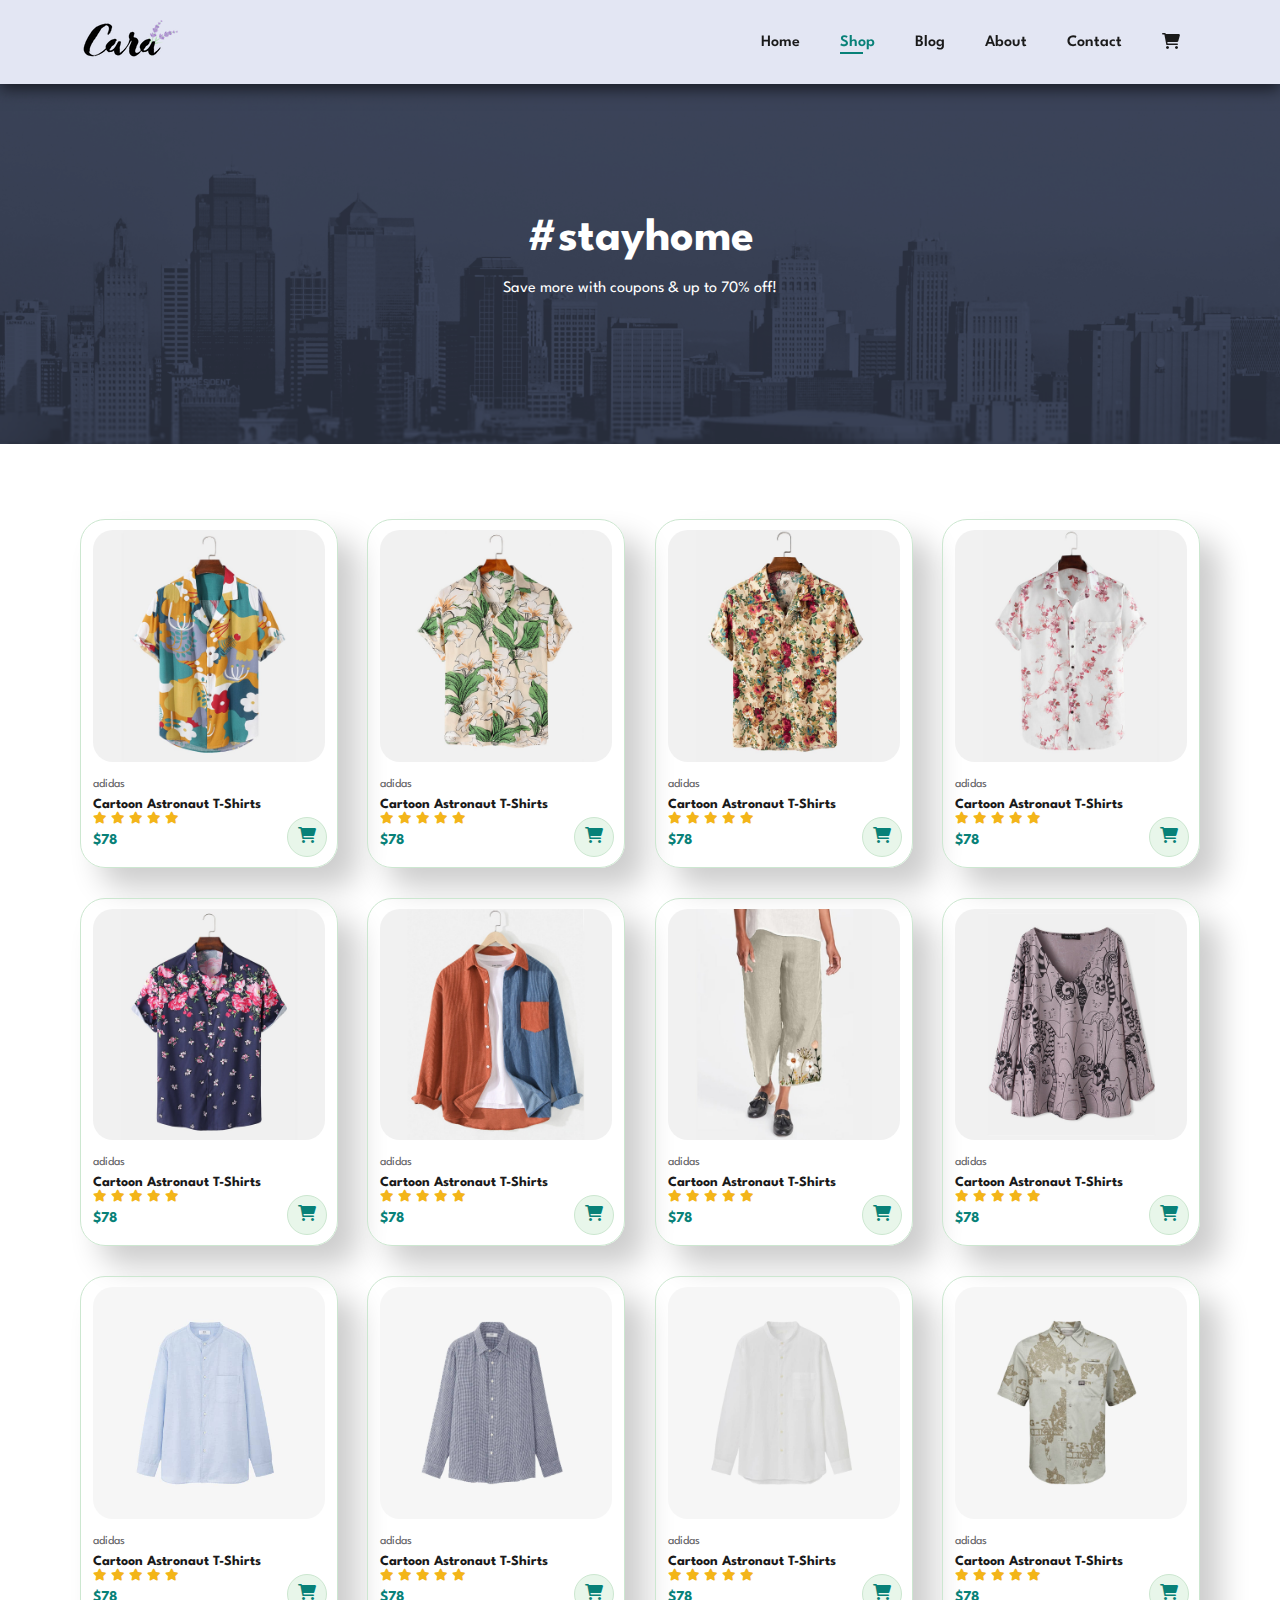
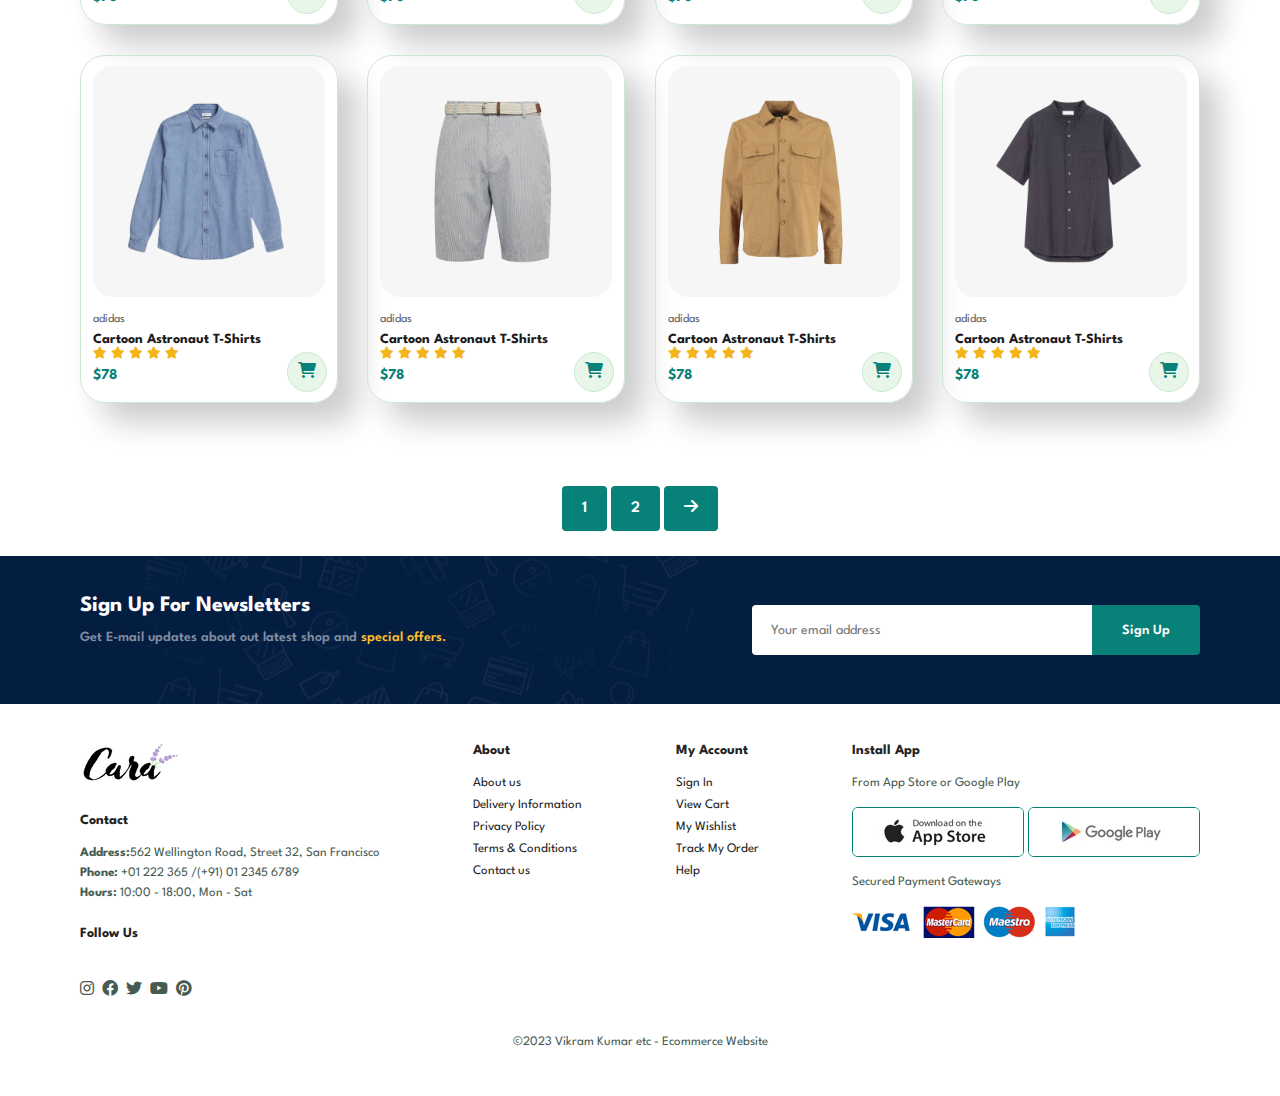
<file: shop.html>
<!DOCTYPE html>
<html lang="en">
  <head>
    <meta charset="UTF-8" />
    <meta name="viewport" content="width=device-width, initial-scale=1.0" />
    <title>Document</title>
    <link rel="stylesheet" href="style.css" />
    <link
      rel="stylesheet"
      href="https://cdnjs.cloudflare.com/ajax/libs/font-awesome/6.5.1/css/all.min.css"
    />
    <link
      rel="stylesheet"
      href="https://use.fontawesome.com/releases/v5.0.7/css/all.css"
    />
    <link
      rel="stylesheet"
      href="https://cdnjs.cloudflare.com/ajax/libs/font-awesome/6.0.0/css/all.min.css"
    />
  </head>
  <body>
    <section id="header">
      <a href="#"><img src="img/logo.png" alt="logo" class="logo" /></a>

      <div>
        <ul id="navbar">
          <li><a href="index.html">Home</a></li>
          <li><a class="active" href="shop.html">Shop</a></li>
          <li><a href="blog.html">Blog</a></li>
          <li><a href="about.html">About</a></li>
          <li><a href="contact.html">Contact</a></li>
          <li>
            <a id="lg-bag" href="cart.html"
              ><i class="fa-solid fa-cart-shopping"></i
            ></a>
          </li>
          <a href="#" id="close"><i class="fa-solid fa-xmark"></i></a>
        </ul>
      </div>
      <div id="mobile">
        <a href="cart.html"><i class="fa-solid fa-cart-shopping"></i></a>
        <i id="bar" class="fa-solid fa-bars"></i>
      </div>
    </section>

    <section id="page-header">
      <h2>#stayhome</h2>

      <p>Save more with coupons & up to 70% off!</p>
    </section>

    <section id="product1" class="section-p1">
      <div class="pro-container">
        <div class="pro" onclick="window.location.href='sproduct.html'">
          <img src="img/products/f1.jpg" alt="" />
          <div class="des">
            <span>adidas</span>
            <h5>Cartoon Astronaut T-Shirts</h5>
            <div class="star">
              <i class="fas fa-star"></i>
              <i class="fas fa-star"></i>
              <i class="fas fa-star"></i>
              <i class="fas fa-star"></i>
              <i class="fas fa-star"></i>
            </div>
            <h4>$78</h4>
          </div>
          <a href="#" class="cart"
            ><i class="fa-solid fa-cart-shopping"></i>
          </a>
        </div>
        <div class="pro" onclick="window.location.href='sproduct.html'">
          <img src="img/products/f2.jpg" alt="" />
          <div class="des">
            <span>adidas</span>
            <h5>Cartoon Astronaut T-Shirts</h5>
            <div class="star">
              <i class="fas fa-star"></i>
              <i class="fas fa-star"></i>
              <i class="fas fa-star"></i>
              <i class="fas fa-star"></i>
              <i class="fas fa-star"></i>
            </div>
            <h4>$78</h4>
          </div>
          <a href="#" class="cart"><i class="fa-solid fa-cart-shopping"></i></a>
        </div>
        <div class="pro" onclick="window.location.href='sproduct.html'">
          <img src="img/products/f3.jpg" alt="" />
          <div class="des">
            <span>adidas</span>
            <h5>Cartoon Astronaut T-Shirts</h5>
            <div class="star">
              <i class="fas fa-star"></i>
              <i class="fas fa-star"></i>
              <i class="fas fa-star"></i>
              <i class="fas fa-star"></i>
              <i class="fas fa-star"></i>
            </div>
            <h4>$78</h4>
          </div>
          <a href="#" class="cart"><i class="fa-solid fa-cart-shopping"></i></a>
        </div>
        <div class="pro" onclick="window.location.href='sproduct.html'">
          <img src="img/products/f4.jpg" alt="" />
          <div class="des">
            <span>adidas</span>
            <h5>Cartoon Astronaut T-Shirts</h5>
            <div class="star">
              <i class="fas fa-star"></i>
              <i class="fas fa-star"></i>
              <i class="fas fa-star"></i>
              <i class="fas fa-star"></i>
              <i class="fas fa-star"></i>
            </div>
            <h4>$78</h4>
          </div>
          <a href="#" class="cart"><i class="fa-solid fa-cart-shopping"></i></a>
        </div>
        <div class="pro" onclick="window.location.href='sproduct.html'">
          <img src="img/products/f5.jpg" alt="" />
          <div class="des">
            <span>adidas</span>
            <h5>Cartoon Astronaut T-Shirts</h5>
            <div class="star">
              <i class="fas fa-star"></i>
              <i class="fas fa-star"></i>
              <i class="fas fa-star"></i>
              <i class="fas fa-star"></i>
              <i class="fas fa-star"></i>
            </div>
            <h4>$78</h4>
          </div>
          <a href="#" class="cart"><i class="fa-solid fa-cart-shopping"></i></a>
        </div>
        <div class="pro" onclick="window.location.href='sproduct.html'">
          <img src="img/products/f6.jpg" alt="" />
          <div class="des">
            <span>adidas</span>
            <h5>Cartoon Astronaut T-Shirts</h5>
            <div class="star">
              <i class="fas fa-star"></i>
              <i class="fas fa-star"></i>
              <i class="fas fa-star"></i>
              <i class="fas fa-star"></i>
              <i class="fas fa-star"></i>
            </div>
            <h4>$78</h4>
          </div>
          <a href="#" class="cart"><i class="fa-solid fa-cart-shopping"></i></a>
        </div>
        <div class="pro" onclick="window.location.href='sproduct.html'">
          <img src="img/products/f7.jpg" alt="" />
          <div class="des">
            <span>adidas</span>
            <h5>Cartoon Astronaut T-Shirts</h5>
            <div class="star">
              <i class="fas fa-star"></i>
              <i class="fas fa-star"></i>
              <i class="fas fa-star"></i>
              <i class="fas fa-star"></i>
              <i class="fas fa-star"></i>
            </div>
            <h4>$78</h4>
          </div>
          <a href="#" class="cart"><i class="fa-solid fa-cart-shopping"></i></a>
        </div>
        <div class="pro" onclick="window.location.href='sproduct.html'">
          <img src="img/products/f8.jpg" alt="" />
          <div class="des">
            <span>adidas</span>
            <h5>Cartoon Astronaut T-Shirts</h5>
            <div class="star">
              <i class="fas fa-star"></i>
              <i class="fas fa-star"></i>
              <i class="fas fa-star"></i>
              <i class="fas fa-star"></i>
              <i class="fas fa-star"></i>
            </div>
            <h4>$78</h4>
          </div>
          <a href="#" class="cart"><i class="fa-solid fa-cart-shopping"></i></a>
        </div>

        <div class="pro" onclick="window.location.href='sproduct.html'">
          <img src="img/products/n1.jpg" alt="" />
          <div class="des">
            <span>adidas</span>
            <h5>Cartoon Astronaut T-Shirts</h5>
            <div class="star">
              <i class="fas fa-star"></i>
              <i class="fas fa-star"></i>
              <i class="fas fa-star"></i>
              <i class="fas fa-star"></i>
              <i class="fas fa-star"></i>
            </div>
            <h4>$78</h4>
          </div>
          <a href="#" class="cart"><i class="fa-solid fa-cart-shopping"></i></a>
        </div>
        <div class="pro" onclick="window.location.href='sproduct.html'">
          <img src="img/products/n2.jpg" alt="" />
          <div class="des">
            <span>adidas</span>
            <h5>Cartoon Astronaut T-Shirts</h5>
            <div class="star">
              <i class="fas fa-star"></i>
              <i class="fas fa-star"></i>
              <i class="fas fa-star"></i>
              <i class="fas fa-star"></i>
              <i class="fas fa-star"></i>
            </div>
            <h4>$78</h4>
          </div>
          <a href="#" class="cart"><i class="fa-solid fa-cart-shopping"></i></a>
        </div>
        <div class="pro" onclick="window.location.href='sproduct.html'">
          <img src="img/products/n3.jpg" alt="" />
          <div class="des">
            <span>adidas</span>
            <h5>Cartoon Astronaut T-Shirts</h5>
            <div class="star">
              <i class="fas fa-star"></i>
              <i class="fas fa-star"></i>
              <i class="fas fa-star"></i>
              <i class="fas fa-star"></i>
              <i class="fas fa-star"></i>
            </div>
            <h4>$78</h4>
          </div>
          <a href="#" class="cart"><i class="fa-solid fa-cart-shopping"></i></a>
        </div>
        <div class="pro" onclick="window.location.href='sproduct.html'">
          <img src="img/products/n4.jpg" alt="" />
          <div class="des">
            <span>adidas</span>
            <h5>Cartoon Astronaut T-Shirts</h5>
            <div class="star">
              <i class="fas fa-star"></i>
              <i class="fas fa-star"></i>
              <i class="fas fa-star"></i>
              <i class="fas fa-star"></i>
              <i class="fas fa-star"></i>
            </div>
            <h4>$78</h4>
          </div>
          <a href="#" class="cart"><i class="fa-solid fa-cart-shopping"></i></a>
        </div>
        <div class="pro" onclick="window.location.href='sproduct.html'">
          <img src="img/products/n5.jpg" alt="" />
          <div class="des">
            <span>adidas</span>
            <h5>Cartoon Astronaut T-Shirts</h5>
            <div class="star">
              <i class="fas fa-star"></i>
              <i class="fas fa-star"></i>
              <i class="fas fa-star"></i>
              <i class="fas fa-star"></i>
              <i class="fas fa-star"></i>
            </div>
            <h4>$78</h4>
          </div>
          <a href="#" class="cart"><i class="fa-solid fa-cart-shopping"></i></a>
        </div>
        <div class="pro" onclick="window.location.href='sproduct.html'">
          <img src="img/products/n6.jpg" alt="" />
          <div class="des">
            <span>adidas</span>
            <h5>Cartoon Astronaut T-Shirts</h5>
            <div class="star">
              <i class="fas fa-star"></i>
              <i class="fas fa-star"></i>
              <i class="fas fa-star"></i>
              <i class="fas fa-star"></i>
              <i class="fas fa-star"></i>
            </div>
            <h4>$78</h4>
          </div>
          <a href="#" class="cart"><i class="fa-solid fa-cart-shopping"></i></a>
        </div>
        <div class="pro" onclick="window.location.href='sproduct.html'">
          <img src="img/products/n7.jpg" alt="" />
          <div class="des">
            <span>adidas</span>
            <h5>Cartoon Astronaut T-Shirts</h5>
            <div class="star">
              <i class="fas fa-star"></i>
              <i class="fas fa-star"></i>
              <i class="fas fa-star"></i>
              <i class="fas fa-star"></i>
              <i class="fas fa-star"></i>
            </div>
            <h4>$78</h4>
          </div>
          <a href="#" class="cart"><i class="fa-solid fa-cart-shopping"></i></a>
        </div>
        <div class="pro" onclick="window.location.href='sproduct.html'">
          <img src="img/products/n8.jpg" alt="" />
          <div class="des">
            <span>adidas</span>
            <h5>Cartoon Astronaut T-Shirts</h5>
            <div class="star">
              <i class="fas fa-star"></i>
              <i class="fas fa-star"></i>
              <i class="fas fa-star"></i>
              <i class="fas fa-star"></i>
              <i class="fas fa-star"></i>
            </div>
            <h4>$78</h4>
          </div>
          <a href="#" class="cart"><i class="fa-solid fa-cart-shopping"></i></a>
        </div>
      </div>
    </section>

    <section id="pagination" class="section-p1">
      <a href="#">1</a>
      <a href="#">2</a>
      <a href="#"><i class="fa-solid fa-arrow-right"></i></a>
    </section>

    <section id="newsletter" class="section-p1" class="section-m1">
      <div class="newstext">
        <h4>Sign Up For Newsletters</h4>
        <p>
          Get E-mail updates about out latest shop and
          <span>special offers.</span>
        </p>
      </div>
      <div class="form">
        <input type="email" placeholder="Your email address" />
        <button class="normal">Sign Up</button>
      </div>
    </section>

    <footer class="section-p1">
      <div class="col">
        <img class="logo" src="img/logo.png" alt="" />
        <h4>Contact</h4>
        <p>
          <strong>Address:</strong>562 Wellington Road, Street 32, San Francisco
        </p>
        <p><strong>Phone:</strong> +01 222 365 /(+91) 01 2345 6789</p>
        <p><strong>Hours:</strong> 10:00 - 18:00, Mon - Sat</p>
        <div class="follow">
          <h4>Follow Us</h4>
          <div class="icon">
            <i class="fa-brands fa-instagram"></i>
            <i class="fa-brands fa-facebook"></i>
            <i class="fa-brands fa-twitter"></i>
            <i class="fa-brands fa-youtube"></i>
            <i class="fa-brands fa-pinterest"></i>
          </div>
        </div>
      </div>
      <div class="col">
        <h4>About</h4>
        <a href="#">About us</a>
        <a href="#">Delivery Information</a>
        <a href="#">Privacy Policy</a>
        <a href="#">Terms & Conditions</a>
        <a href="#">Contact us</a>
      </div>
      <div class="col">
        <h4>My Account</h4>
        <a href="#">Sign In</a>
        <a href="#">View Cart</a>
        <a href="#">My Wishlist</a>
        <a href="#">Track My Order</a>
        <a href="#">Help</a>
      </div>
      <div class="col install">
        <h4>Install App</h4>
        <p>From App Store or Google Play</p>
        <div class="row">
          <img src="img/pay/app.jpg" alt="" />
          <img src="img/pay/play.jpg" alt="" />
        </div>
        <p>Secured Payment Gateways</p>
        <img src="img/pay/pay.png" alt="" />
      </div>

      <div class="copyright">
        <p>©2023 Vikram Kumar etc - Ecommerce Website</p>
      </div>
    </footer>

    <script src="script.js"></script>
  </body>
</html>
</file>
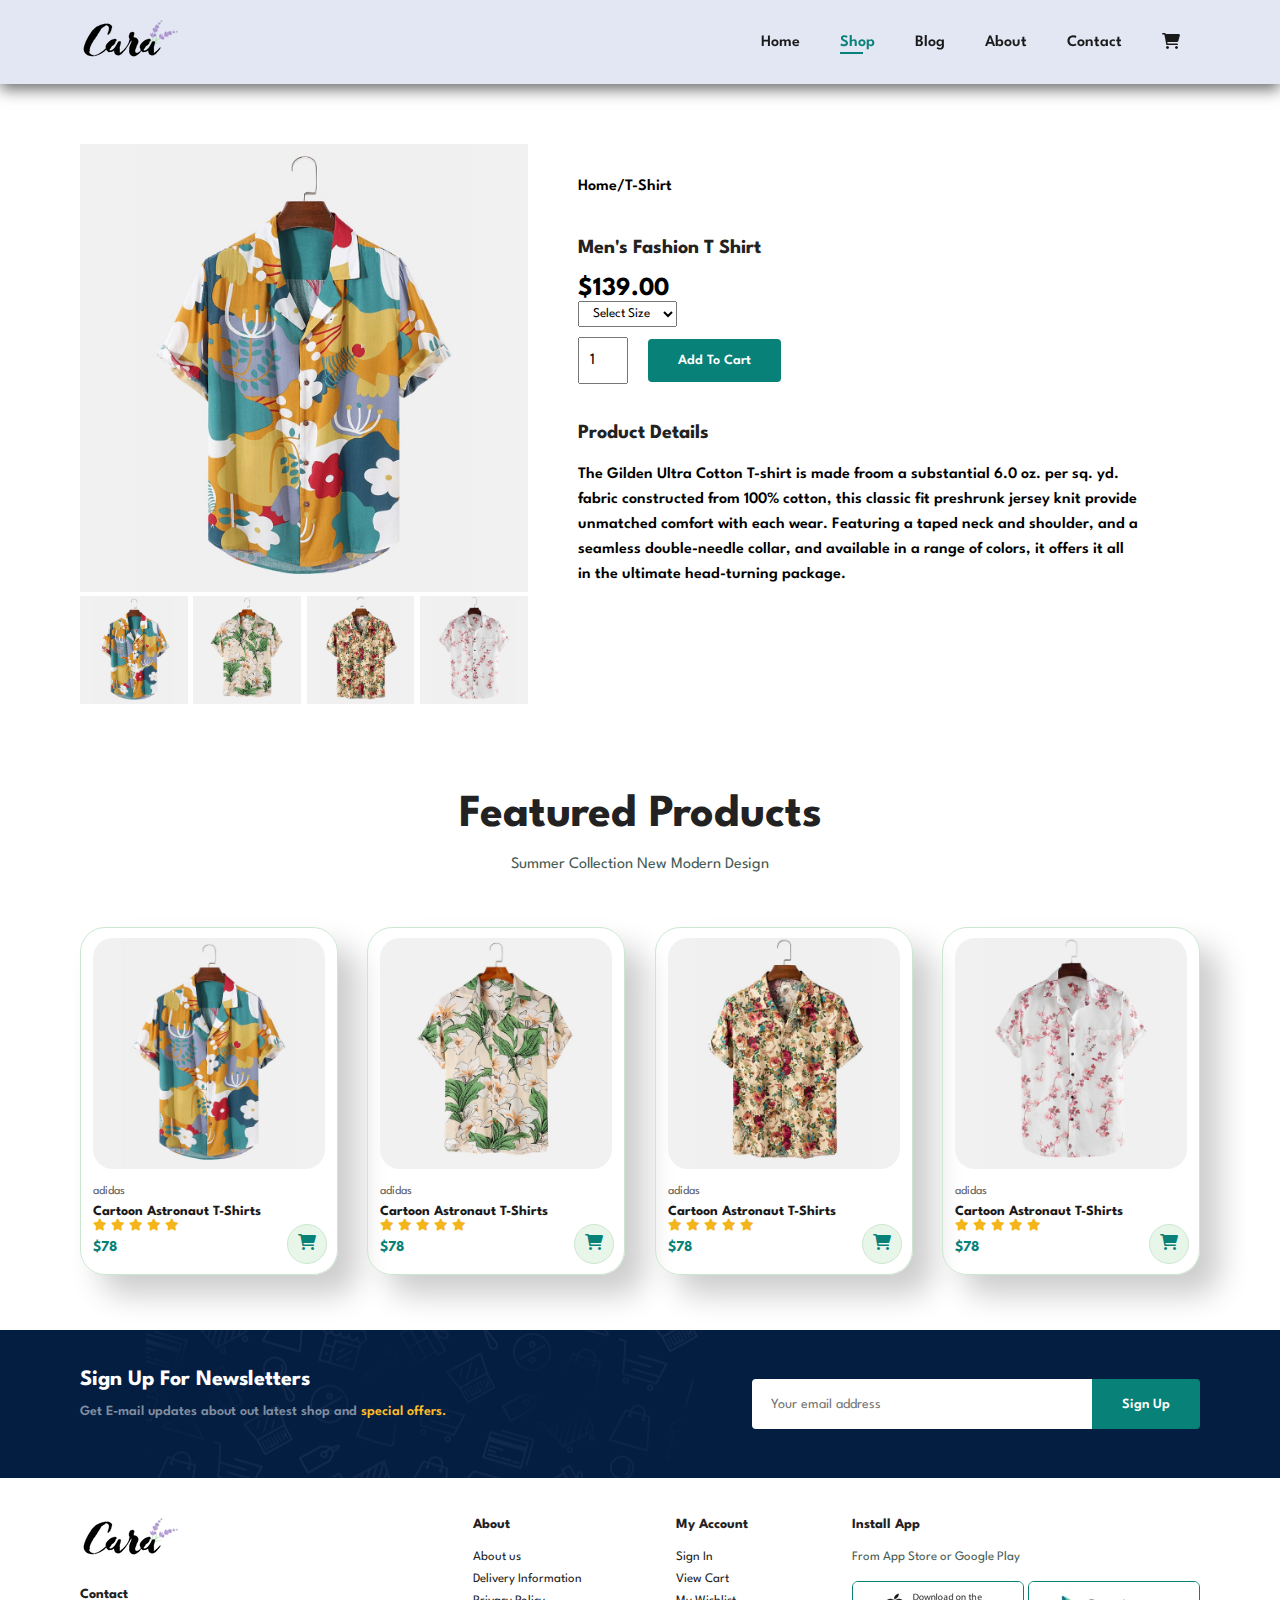
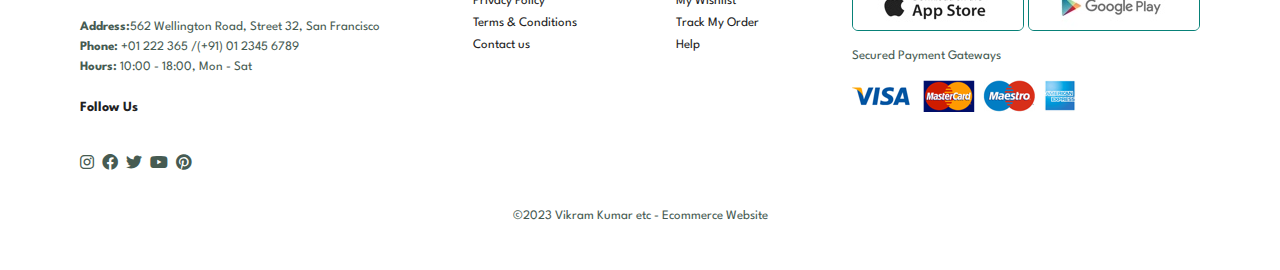
<file: sproduct.html>
<!DOCTYPE html>
<html lang="en">
  <head>
    <meta charset="UTF-8" />
    <meta name="viewport" content="width=device-width, initial-scale=1.0" />
    <title>Document</title>
    <link rel="stylesheet" href="style.css" />
    <link
      rel="stylesheet"
      href="https://cdnjs.cloudflare.com/ajax/libs/font-awesome/6.5.1/css/all.min.css"
    />
    <link
      rel="stylesheet"
      href="https://use.fontawesome.com/releases/v5.0.7/css/all.css"
    />
    <link
      rel="stylesheet"
      href="https://cdnjs.cloudflare.com/ajax/libs/font-awesome/6.0.0/css/all.min.css"
    />
  </head>
  <body>
    <section id="header">
      <a href="#"><img src="img/logo.png" alt="logo" class="logo" /></a>

      <div>
        <ul id="navbar">
          <li><a href="index.html">Home</a></li>
          <li><a class="active" href="shop.html">Shop</a></li>
          <li><a href="blog.html">Blog</a></li>
          <li><a href="about.html">About</a></li>
          <li><a href="contact.html">Contact</a></li>
          <li>
            <a id="lg-bag" href="cart.html"
              ><i class="fa-solid fa-cart-shopping"></i
            ></a>
          </li>
          <a href="#" id="close"><i class="fa-solid fa-xmark"></i></a>
        </ul>
      </div>
      <div id="mobile">
        <a href="cart.html"><i class="fa-solid fa-cart-shopping"></i></a>
        <i id="bar" class="fa-solid fa-bars"></i>
      </div>
    </section>

    <section id="prodetails" class="section-p1">
      <div class="single-pro-image">
        <img src="img/products/f1.jpg" width="100%" id="MainImg" alt="" />

        <div class="small-img-group">
          <div class="small-img-col">
            <img
              src="img/products/f1.jpg"
              width="100%"
              class="small-img"
              alt=""
            />
          </div>
          <div class="small-img-col">
            <img
              src="img/products/f2.jpg"
              width="100%"
              class="small-img"
              alt=""
            />
          </div>
          <div class="small-img-col">
            <img
              src="img/products/f3.jpg"
              width="100%"
              class="small-img"
              alt=""
            />
          </div>
          <div class="small-img-col">
            <img
              src="img/products/f4.jpg"
              width="100%"
              class="small-img"
              alt=""
            />
          </div>
        </div>
      </div>

      <div class="single-pro-details">
        <span>Home/T-Shirt</span>
        <h4>Men's Fashion T Shirt</h4>
        <h3>$139.00</h3>
        <select name="" id="">
          <option value="">Select Size</option>
          <option value="">Small</option>
          <option value="">Medium</option>
          <option value="">Large</option>
          <option value="">XL</option>
          <option value="">XXL</option>
        </select>
        <input type="number" value="1" />
        <button class="normal">Add To Cart</button>
        <h4>Product Details</h4>
        <span
          >The Gilden Ultra Cotton T-shirt is made froom a substantial 6.0 oz.
          per sq. yd. fabric constructed from 100% cotton, this classic fit
          preshrunk jersey knit provide unmatched comfort with each wear.
          Featuring a taped neck and shoulder, and a seamless double-needle
          collar, and available in a range of colors, it offers it all in the
          ultimate head-turning package.</span
        >
      </div>
    </section>

    <section id="product1" class="section-p1">
      <h2>Featured Products</h2>
      <p>Summer Collection New Modern Design</p>
      <div class="pro-container">
        <div class="pro">
          <img src="img/products/f1.jpg" alt="" />
          <div class="des">
            <span>adidas</span>
            <h5>Cartoon Astronaut T-Shirts</h5>
            <div class="star">
              <i class="fas fa-star"></i>
              <i class="fas fa-star"></i>
              <i class="fas fa-star"></i>
              <i class="fas fa-star"></i>
              <i class="fas fa-star"></i>
            </div>
            <h4>$78</h4>
          </div>
          <a href="#" class="cart"
            ><i class="fa-solid fa-cart-shopping"></i>
          </a>
        </div>
        <div class="pro">
          <img src="img/products/f2.jpg" alt="" />
          <div class="des">
            <span>adidas</span>
            <h5>Cartoon Astronaut T-Shirts</h5>
            <div class="star">
              <i class="fas fa-star"></i>
              <i class="fas fa-star"></i>
              <i class="fas fa-star"></i>
              <i class="fas fa-star"></i>
              <i class="fas fa-star"></i>
            </div>
            <h4>$78</h4>
          </div>
          <a href="#" class="cart"><i class="fa-solid fa-cart-shopping"></i></a>
        </div>
        <div class="pro">
          <img src="img/products/f3.jpg" alt="" />
          <div class="des">
            <span>adidas</span>
            <h5>Cartoon Astronaut T-Shirts</h5>
            <div class="star">
              <i class="fas fa-star"></i>
              <i class="fas fa-star"></i>
              <i class="fas fa-star"></i>
              <i class="fas fa-star"></i>
              <i class="fas fa-star"></i>
            </div>
            <h4>$78</h4>
          </div>
          <a href="#" class="cart"><i class="fa-solid fa-cart-shopping"></i></a>
        </div>
        <div class="pro">
          <img src="img/products/f4.jpg" alt="" />
          <div class="des">
            <span>adidas</span>
            <h5>Cartoon Astronaut T-Shirts</h5>
            <div class="star">
              <i class="fas fa-star"></i>
              <i class="fas fa-star"></i>
              <i class="fas fa-star"></i>
              <i class="fas fa-star"></i>
              <i class="fas fa-star"></i>
            </div>
            <h4>$78</h4>
          </div>
          <a href="#" class="cart"><i class="fa-solid fa-cart-shopping"></i></a>
        </div>
      </div>
    </section>

    <section id="newsletter" class="section-p1" class="section-m1">
      <div class="newstext">
        <h4>Sign Up For Newsletters</h4>
        <p>
          Get E-mail updates about out latest shop and
          <span>special offers.</span>
        </p>
      </div>
      <div class="form">
        <input type="email" placeholder="Your email address" />
        <button class="normal">Sign Up</button>
      </div>
    </section>

    <footer class="section-p1">
      <div class="col">
        <img class="logo" src="img/logo.png" alt="" />
        <h4>Contact</h4>
        <p>
          <strong>Address:</strong>562 Wellington Road, Street 32, San Francisco
        </p>
        <p><strong>Phone:</strong> +01 222 365 /(+91) 01 2345 6789</p>
        <p><strong>Hours:</strong> 10:00 - 18:00, Mon - Sat</p>
        <div class="follow">
          <h4>Follow Us</h4>
          <div class="icon">
            <i class="fa-brands fa-instagram"></i>
            <i class="fa-brands fa-facebook"></i>
            <i class="fa-brands fa-twitter"></i>
            <i class="fa-brands fa-youtube"></i>
            <i class="fa-brands fa-pinterest"></i>
          </div>
        </div>
      </div>
      <div class="col">
        <h4>About</h4>
        <a href="#">About us</a>
        <a href="#">Delivery Information</a>
        <a href="#">Privacy Policy</a>
        <a href="#">Terms & Conditions</a>
        <a href="#">Contact us</a>
      </div>
      <div class="col">
        <h4>My Account</h4>
        <a href="#">Sign In</a>
        <a href="#">View Cart</a>
        <a href="#">My Wishlist</a>
        <a href="#">Track My Order</a>
        <a href="#">Help</a>
      </div>
      <div class="col install">
        <h4>Install App</h4>
        <p>From App Store or Google Play</p>
        <div class="row">
          <img src="img/pay/app.jpg" alt="" />
          <img src="img/pay/play.jpg" alt="" />
        </div>
        <p>Secured Payment Gateways</p>
        <img src="img/pay/pay.png" alt="" />
      </div>

      <div class="copyright">
        <p>©2023 Vikram Kumar etc - Ecommerce Website</p>
      </div>
    </footer>

    <script>
      var MainImg = document.getElementById("MainImg");
      var smallimg = document.getElementsByClassName("small-img");

      smallimg[0].onclick = function () {
        MainImg.src = smallimg[0].src;
      };
      smallimg[1].onclick = function () {
        MainImg.src = smallimg[1].src;
      };
      smallimg[2].onclick = function () {
        MainImg.src = smallimg[2].src;
      };
      smallimg[3].onclick = function () {
        MainImg.src = smallimg[3].src;
      };
    </script>

    <script src="script.js"></script>
  </body>
</html>
</file>
<file: style.css>
@import url("https://fonts.googleapis.com/css2?family=Spartan:wght@100;200;300;400;500;600;700;800;900&display=swap");

* {
  margin: 0;
  padding: 0;
  box-sizing: border-box;
  font-family: "Spartan", sans-serif;
}

html {
  scroll-behavior: smooth;
}

/* Global Styles */

h1 {
  font-size: 50px;
  line-height: 64px;
  color: #222;
}

h2 {
  font-size: 46px;
  line-height: 54px;
  color: #222;
}

h4 {
  font-size: 20px;
  color: #222;
}

h6 {
  font-weight: 700;
  font-size: 12px;
}

p {
  font-size: 16px;
  color: #465b52;
  margin: 15px 0 20px 0;
}

.section-p1 {
  padding: 40px 80px;
}

.section-m1 {
  margin: 40px 0;
}
button.normal {
  font-size: 14px;
  font-weight: 600;
  padding: 15px 30px;
  color: black;
  border-radius: 4px;
  border: none;
  cursor: pointer;
  outline: none;
  transform: 0.2s;
}

button.white {
  font-size: 13px;
  font-weight: 600;
  padding: 11px 18px;
  color: white;
  background-color: transparent;
  border-radius: 4px;
  border: 1px solid white;
  cursor: pointer;
  outline: none;
  transform: 0.2s;
}
body {
  width: 100%;
}

/* header section */

#header {
  display: flex;
  justify-content: space-between;
  align-items: center;
  padding: 20px 80px;
  background: #e3e6f3;
  box-shadow: 0 5px 15px rgba(0, 0, 0, 0.6);
  z-index: 999;
  position: sticky;
  top: 0;
  left: 0;
}

#navbar {
  display: flex;
  align-items: center;
}

#navbar li {
  list-style: none;
  padding: 0 20px;
  position: relative;
}

#navbar li a {
  text-decoration: none;
  font-size: 16px;
  font-weight: 600;
  color: #1a1a1a;
  transition: 0.3s ease;
}
#navbar li a:hover,
#navbar li a.active {
  color: #088178;
}

#navbar li a.active::after,
#navbar li a:hover::after {
  content: "";
  width: 30%;
  height: 2px;
  background-color: #088178;
  position: absolute;
  bottom: -4px;
  left: 20px;
}

#mobile {
  display: none;
  align-items: center;
}
#close {
  display: none;
}
/* Home Page */
#hero {
  background-image: url(img/hero4.png);
  height: 90vh;
  width: 100%;
  background-position: top 25% right 0%;
  background-size: cover;
  padding: 0 80px;
  display: flex;
  flex-direction: column;
  align-items: flex-start;
  justify-content: center;
}

#hero h4 {
  padding-bottom: 15px;
}

#hero h1 {
  color: #088178;
}

#hero button {
  background-image: url("img/button.png");
  background-color: transparent;
  color: #088178;
  border: 0;
  padding: 14px 80px 14px 65px;
  background-repeat: no-repeat;
  cursor: pointer;
  font-weight: 700;
  font-size: 15px;
}

#feature {
  display: flex;
  align-items: center;
  justify-content: space-between;
  flex-wrap: wrap;
}

#feature .fe-box {
  width: 180px;
  text-align: center;
  padding: 25px 15px;
  box-shadow: 20px 20px 34px rgba(0, 0, 0, 0.03);
  border: 1px solid #cce7d0;
  border-radius: 4px;
  margin: 15px 0;
}

#feature .fe-box:hover {
  box-shadow: 10px 10px 54px rgba(70, 62, 221, 0.1);
}

#feature .fe-box h6 {
  display: inline-block;
  padding: 9px 8px 6px 8px;
  line-height: 1;
  border-radius: 4px;
  color: #088178;
  background-color: #fddde4;
}

#feature .fe-box img {
  width: 100%;
  margin-bottom: 10px;
}

#feature .fe-box:nth-child(2) h6 {
  background-color: #cdebbc;
}

#feature .fe-box:nth-child(3) h6 {
  background-color: #d1e8f2;
}
#feature .fe-box:nth-child(4) h6 {
  background-color: #cdd4f8;
}
#feature .fe-box:nth-child(5) h6 {
  background-color: #f6dbf6;
}
#feature .fe-box:nth-child(6) h6 {
  background-color: #fff2e5;
}

#product1 {
  text-align: center;
}

#product1 .pro-container {
  display: flex;
  justify-content: space-between;
  padding-top: 20px;
  flex-wrap: wrap;
}
#product1 .pro {
  position: relative;
  width: 23%;
  min-width: 250px;
  padding: 10px 12px;
  border: 1px solid #cce7d0;
  border-radius: 25px;
  cursor: pointer;
  box-shadow: 20px 20px 30px rgba(0, 0, 0, 0.2);
  margin: 15px 0;
  transition: 0.2s ease;
}

#product1 .pro img {
  width: 100%;
  border-radius: 20px;
}

#product1 .pro:hover {
  box-shadow: 20px 30px 30px rgba(0, 0, 0, 0.06);
}

#product1 .pro .des {
  text-align: start;
  padding: 10px 0;
}
#product1 .pro .des span {
  color: #606063;
  font-size: 12px;
}

#product1 .pro .des h5 {
  padding-top: 7px;
  font-size: 14px;
  color: #1a1a1a;
}
#product1 .pro .des i {
  font-size: 12px;

  color: rgb(243, 181, 25);
}

#product1 .pro .des h4 {
  padding-top: 7px;
  font-size: 15px;
  font-weight: 700;
  color: #088178;
}

#product1 .pro .cart {
  width: 40px;
  height: 40px;
  line-height: 40px;
  border-radius: 50px;
  background-color: #e8f6ea;
  font-weight: 500;
  color: #088178;
  border: 1px solid #cce7d0;
  position: absolute;
  bottom: 10px;
  right: 10px;
}

#banner {
  display: flex;
  flex-direction: column;
  justify-content: center;
  align-items: center;
  text-align: center;
  background-image: url("img/banner/b2.jpg");
  width: 100%;
  height: 40vh;
  background-size: cover;
  background-position: center;
}

#banner h4 {
  color: white;
  font-size: 16px;
}

#banner h2 {
  color: white;
  font-size: 30px;
  padding: 10px 0;
}

#banner h2 span {
  color: #ef3636;
}

#banner button:hover {
  background-color: #088178;
  color: white;
}

#sm-banner .banner-box {
  display: flex;
  flex-direction: column;
  justify-content: center;
  align-items: flex-start;
  background-image: url("img/banner/b17.jpg");
  min-width: 610px;
  height: 50vh;
  background-size: cover;
  background-position: center;
  padding: 30px;
}

#sm-banner {
  display: flex;
  justify-content: space-between;
  flex-wrap: wrap;
}

#sm-banner h4 {
  color: white;
  font-size: 20px;
  font-weight: 300;
}

#sm-banner h2 {
  color: white;
  font-size: 28px;
  font-weight: 800;
}

#sm-banner span {
  color: white;
  font-size: 14px;
  font-weight: 500;
  padding-bottom: 15px;
}

#sm-banner .white:hover {
  background-color: #088178;
  border: 1px solid #088178;
}

#sm-banner .banner-box2 {
  background-image: url("img/banner/b10.jpg");
}

#banner3 {
  display: flex;
  justify-content: space-between;
  flex-wrap: wrap;
  padding: 0 80px;
}

#banner3 .banner-box {
  display: flex;
  flex-direction: column;
  justify-content: center;
  align-items: flex-start;
  background-image: url("img/banner/b7.jpg");
  min-width: 30%;
  height: 30vh;
  background-size: cover;
  background-position: center;
  padding: 20px;
  margin-bottom: 20px;
}
#banner3 .banner-box2 {
  background-image: url("img/banner/b4.jpg");
}
#banner3 .banner-box3 {
  background-image: url("img/banner/b18.jpg");
}
#banner3 h2 {
  color: white;
  font-weight: 900;
  font-size: 22px;
}
#banner3 h3 {
  color: #ec5443;
  font-weight: 800;
  font-size: 15px;
}
#banner3 .banner-box3 h3 {
  color: white;
}

#newsletter {
  display: flex;
  justify-content: space-between;
  flex-wrap: wrap;
  align-items: center;
  background-image: url(img/banner/b14.png);
  background-repeat: no-repeat;
  background-position: 20% 30%;
  background-color: #041e42;
}

#newsletter h4 {
  font-size: 22px;
  font-weight: 700;
  color: white;
}

#newsletter p {
  font-size: 14px;
  font-weight: 600;
  color: #818ea0;
}
#newsletter p span {
  color: #ffbd27;
}
#newsletter .form {
  display: flex;
  width: 40%;
}
#newsletter input {
  height: 3.125rem;
  padding: 0 1.25em;
  font-size: 14px;
  width: 100%;
  border: 1px solid transparent;
  border-radius: 4px;
  outline: none;
  border-top-right-radius: 0;
  border-bottom-right-radius: 0;
}

#newsletter button {
  background-color: #088178;
  color: white;
  white-space: nowrap;
  border-top-left-radius: 0;
  border-bottom-left-radius: 0;
}
/* Footer ----------------------- */
footer {
  display: flex;
  flex-wrap: wrap;
  justify-content: space-between;
}

footer .col {
  display: flex;
  flex-direction: column;
  align-items: flex-start;
  margin-bottom: 20px;
}

footer .logo {
  margin-bottom: 30px;
}

footer h4 {
  font-size: 14px;
  padding-bottom: 20px;
}

footer p {
  font-size: 13px;
  margin: 0 0 8px 0;
}

footer a {
  font-size: 13px;
  text-decoration: none;
  color: #222;
  margin-bottom: 10px;
}
footer .follow {
  margin-top: 20px;
}

footer .follow i {
  margin: 20px 0;
  color: #465b52;
  padding-right: 4px;
  cursor: pointer;
}

footer .follow i:hover,
footer a:hover {
  color: #088178;
}
footer .install .row img {
  border: 1px solid #088178;
  border-radius: 6px;
}

footer .install img {
  margin: 10px 0 15px 0;
}

footer .copyright {
  width: 100%;
  text-align: center;
  align-self: center;
}

/* Shop Page */

#page-header {
  background-image: url(img/banner/b1.jpg);
  width: 100%;
  height: 40vh;
  background-size: cover;
  display: flex;
  text-align: center;
  flex-direction: column;
  justify-content: center;
  padding: 14px;
}

#page-header h2,
#page-header p {
  color: white;
}

#pagination {
  text-align: center;
}

#pagination a {
  text-decoration: none;
  background-color: #088178;
  padding: 15px 20px;
  border-radius: 4px;
  color: white;
  font-weight: 600;
}

#pagination i {
  font-size: 16px;
  font-weight: 600;
}

/* Single Product */

#prodetails {
  display: flex;
  margin-top: 20px;
}

#prodetails .single-pro-image {
  width: 40%;
  margin-right: 50px;
}

.small-img-group {
  display: flex;
  justify-content: space-between;
}

.small-img-col {
  flex-basis: 24%;
  cursor: pointer;
}

#prodetails .single-pro-details {
  width: 50%;
  padding-top: 30px;
}
#prodetails .single-pro-details h4 {
  padding: 40px 0 20px 0;
}
#prodetails .single-pro-details h3 {
  font-size: 26px;
}
#prodetails .single-pro-details span {
  font-weight: 600;
}

#prodetails .single-pro-details select {
  display: block;
  padding: 5px 10px;
  margin-bottom: 10px;
}

#prodetails .single-pro-details input {
  width: 50px;
  height: 47px;
  padding: 10px;
  font-size: 16px;
  margin-right: 16px;
}
#prodetails .single-pro-details button {
  background-color: #088178;
  color: white;
}

#prodetails .single-pro-details input:focus {
  outline: none;
}

#prodetails .single-pro-details span {
  line-height: 25px;
}

/* Blog Page */

#page-header.blog-header {
  background-image: url(img/banner/b19.jpg);
}

#blog {
  padding: 150px 150px 0 150px;
}
#blog .blog-box {
  display: flex;
  align-items: center;
  width: 100%;
  position: relative;
  padding-bottom: 90px;
}
#blog .blog-img {
  width: 50%;
  margin-right: 40px;
}

#blog img {
  width: 100%;
  height: 300px;
  object-fit: cover;
}

#blog .blog-details {
  width: 50%;
}

#blog .blog-details a {
  text-decoration: none;
  font-size: 11px;
  color: black;
  font-weight: 700;
  position: relative;
  transform: 0.3s;
}

#blog .blog-details a::after {
  content: "";
  width: 50px;
  height: 1px;
  background-color: black;
  position: absolute;
  top: 4px;
  right: -60px;
}
#blog .blog-details a:hover::after {
  background-color: #088178;
}
#blog .blog-details a:hover {
  color: #088178;
}

#blog .blog-box h1 {
  position: absolute;
  top: -40px;
  left: 0;
  font-size: 70px;
  font-weight: 700;
  color: #c9cbce;
  z-index: -9;
}

/* About Page */

#page-header {
  background-image: url("img/about/banner.png");
}
#about-head {
  display: flex;
  align-items: center;
}
#about-head img {
  width: 50%;
  height: auto;
}

#about-head div {
  padding-left: 40px;
}

#about-app {
  text-align: center;
}

#about-app .video {
  width: 70%;
  height: 100%;
  margin: 30px auto 0 auto;
}
#about-app .video video {
  width: 100%;
  height: 100%;
  border-radius: 20px;
}

/* Contact Page */

#contact-details {
  display: flex;
  align-items: center;
  justify-content: space-between;
}

#contact-details .details {
  width: 40%;
}

#contact-details .details span,
#form-detalis form span {
  font-size: 12px;
}

#contact-details .details h2,
#form-detalis form h2 {
  font-size: 26px;
  line-height: 35px;
  padding: 26px 0;
}

#contact-details .details h3 {
  font-size: 16px;
  padding-bottom: 15px;
}

#contact-details .details li {
  list-style: none;
  display: flex;
  padding: 10px 0;
}

#contact-details .details li i {
  font-size: 14px;
  padding-right: 22px;
}

#contact-details .details li p {
  margin: 0;
  font-size: 14px;
}

#contact-details .map {
  width: 55%;
  height: 400px;
}
#contact-details .map iframe {
  height: 100%;
  width: 100%;
}
#form-detalis {
  display: flex;
  justify-content: space-between;
  margin: 30px;
  padding: 80px;
  border: 1px solid #088178;
}
#form-detalis form {
  width: 65%;
  display: flex;
  align-items: flex-start;
  flex-direction: column;
}

#form-detalis form input,
#form-detalis form textarea {
  width: 100%;
  padding: 12px 15px;
  outline: none;
  margin-bottom: 20px;
  border: 1px solid #e1e1e1;
}

#form-detalis form button {
  background-color: #088178;
  color: white;
}
#form-detalis .people div {
  padding-bottom: 25px;
  display: flex;
  align-items: flex-start;
}
#form-detalis .people div p {
  margin: 0;
  font-size: 13px;
  line-height: 25px;
}
#form-detalis .people div p span {
  display: block;
  font-size: 16px;
  font-weight: 600;
  color: black;
}
#form-detalis .people div img {
  width: 65px;
  height: 65px;
  margin-right: 15px;
  object-fit: cover;
}

/* Cart Page */
#cart {
  overflow-x: auto;
}
#cart table {
  width: 100%;
  border-collapse: collapse;
  table-layout: fixed;
  white-space: nowrap;
}

#cart table img {
  width: 70px;
}
#cart table td:nth-child(1) {
  width: 100px;
  text-align: center;
}
#cart table td:nth-child(2) {
  width: 150px;
  text-align: center;
}
#cart table td:nth-child(3) {
  width: 250px;
  text-align: center;
}
#cart table td:nth-child(4),
#cart table td:nth-child(5),
#cart table td:nth-child(6) {
  width: 100px;
  text-align: center;
}

#cart table td:nth-child(5) input {
  width: 70px;
  padding: 10px 5px 10px 15px;
}
#cart table thead {
  border: 1px solid #e2e9e1;
  border-left: none;
  border-right: none;
}
#cart table thead td {
  font-weight: 700;
  text-transform: uppercase;
  font-size: 13px;
  padding: 10px 0;
}
#cart table tbody tr td {
  padding-top: 50px;
}

#cart table tbody td {
  font-size: 13px;
}

#cart-add {
  display: flex;
  flex-wrap: wrap;
  justify-content: space-between;
}
.coupan {
  width: 50%;
  margin-bottom: 30px;
}
.coupan h3,
#subtotal h3 {
  padding-bottom: 15px;
}
.coupan input {
  padding: 10px 20px;
  outline: none;
  width: 60%;
  margin-right: 10px;
  border: 1px solid #e2e9e1;
}
.coupan div button {
  background-color: #088178;
  color: white;
  padding: 12px 20px;
}

#subtotal {
  width: 50%;
  margin-bottom: 30px;
  border: 1px solid #e2e9e1;
  padding: 30px;
}

#subtotal table {
  border-collapse: collapse;
  width: 100%;
  margin-bottom: 20px;
}

#subtotal table td {
  width: 50%;
  border: 1px solid #e2e9e1;
  font-size: 13px;
  padding: 10px;
}
#subtotal button {
  background-color: #088178;
  color: white;
  padding: 12px 20px;
}
@media (max-width: 799px) {
  .section-p1 {
    padding: 40px 40px;
  }
  #navbar {
    display: flex;
    align-items: flex-start;
    flex-direction: column;
    justify-content: flex-start;
    position: fixed;
    top: 0;
    right: -300px;
    height: 100vh;
    width: 300px;
    background-color: #e3e6f3;
    box-shadow: 0 40px 60px rgba(0, 0, 0, 0.1);
    padding: 80px 0 0 10px;
    transition: 0.3s;
  }
  #navbar.active {
    right: 0px;
  }
  #navbar li {
    margin-bottom: 25px;
  }
  #mobile {
    display: flex;
    align-items: center;
  }
  #mobile i {
    color: #1a1a1a;
    font-size: 24px;
    padding-left: 20px;
  }
  #close {
    display: initial;
    position: absolute;
    top: 30px;
    left: 30px;
    font-size: 24px;
    color: black;
  }
  #lg-bag {
    display: none;
  }

  #hero {
    height: 70vh;
    padding: 0 80px;
    background-position: top 30% right 30%;
  }
  #feature {
    justify-content: center;
  }
  #feature .fe-box {
    margin: 15px 15px;
  }
  #product1 .pro-container {
    justify-content: center;
  }
  #product1 .pro {
    margin: 15px;
  }
  #banner {
    height: 20vh;
  }

  #sm-banner .banner-box {
    min-width: 100%;
    margin-bottom: 10px;
    height: 100%;
  }
  #banner3 {
    padding: 0 40px;
  }
  #banner3 .banner-box {
    width: 28%;
  }
  #newsletter .form {
    width: 70%;
  }

  /* Contact Page */
  #form-detalis {
    padding: 40px;
  }

  #form-detalis form {
    width: 50%;
  }
}

@media (max-width: 477px) {
  #header {
    padding: 10px 30px;
  }
  .section-p1 {
    padding: 20px;
  }
  h2 {
    font-size: 32px;
  }
  h1 {
    font-size: 38px;
  }
  #hero {
    padding: 0 20px;
    background-position: 55%;
  }
  #feature {
    justify-content: space-between;
  }
  #feature .fe-box {
    width: 155px;
    margin: 0 0 15px 0;
  }
  #product1 .pro {
    width: 100%;
  }
  #banner {
    height: 40vh;
  }
  #sm-banner .banner-box {
    height: 40vh;
  }
  #sm-banner .banner-box2 {
    margin-top: 20px;
  }
  #banner3 {
    padding: 0 20px;
  }
  #banner3 .banner-box {
    width: 100%;
  }
  #newsletter .form {
    width: 100%;
  }
  #newLetter {
    padding: 40px 20px;
  }
  footer .copyright {
    text-align: start;
  }

  /* Single Product */

  #prodetails {
    display: flex;
    flex-direction: column;
  }
  #prodetails .single-pro-image {
    width: 100%;
    margin-right: 0px;
  }
  #prodetails .single-pro-details {
    width: 100%;
  }

  /* Blog Page */

  #blog .blog-box {
    display: flex;
    flex-direction: column;
    align-items: flex-start;
  }
  #blog {
    padding: 100px 20px 0 20px;
  }
  #blog .blog-img {
    width: 100%;
    margin-right: 0px;
    margin-bottom: 30px;
  }
  #blog .blog-details {
    width: 100%;
  }

  /* About Page */
  #about-head {
    display: flex;
    align-items: center;
    flex-direction: column;
  }
  #about-head img {
    width: 100%;
    margin-bottom: 20px;
  }
  #about-head div {
    padding-left: 0;
  }
  #about-app .video {
    width: 100%;
  }

  /* Contact Page */
  #contact-details {
    display: flex;
    flex-direction: column;
  }
  #contact-details .details {
    width: 100%;
    margin-bottom: 30px;
  }
  #contact-details .map {
    width: 100%;
  }

  #form-detalis {
    margin: 10px;
    padding: 30px 10px;
    flex-wrap: wrap;
  }
  #form-detalis form {
    width: 100%;
    margin-bottom: 30px;
  }

  /* Cart Page */
  #cart-add {
    display: flex;
    flex-direction: column;
  }
  .coupan {
    width: 100%;
  }
  #subtotal {
    padding: 15px;
    width: 100%;
  }
}
</file>
